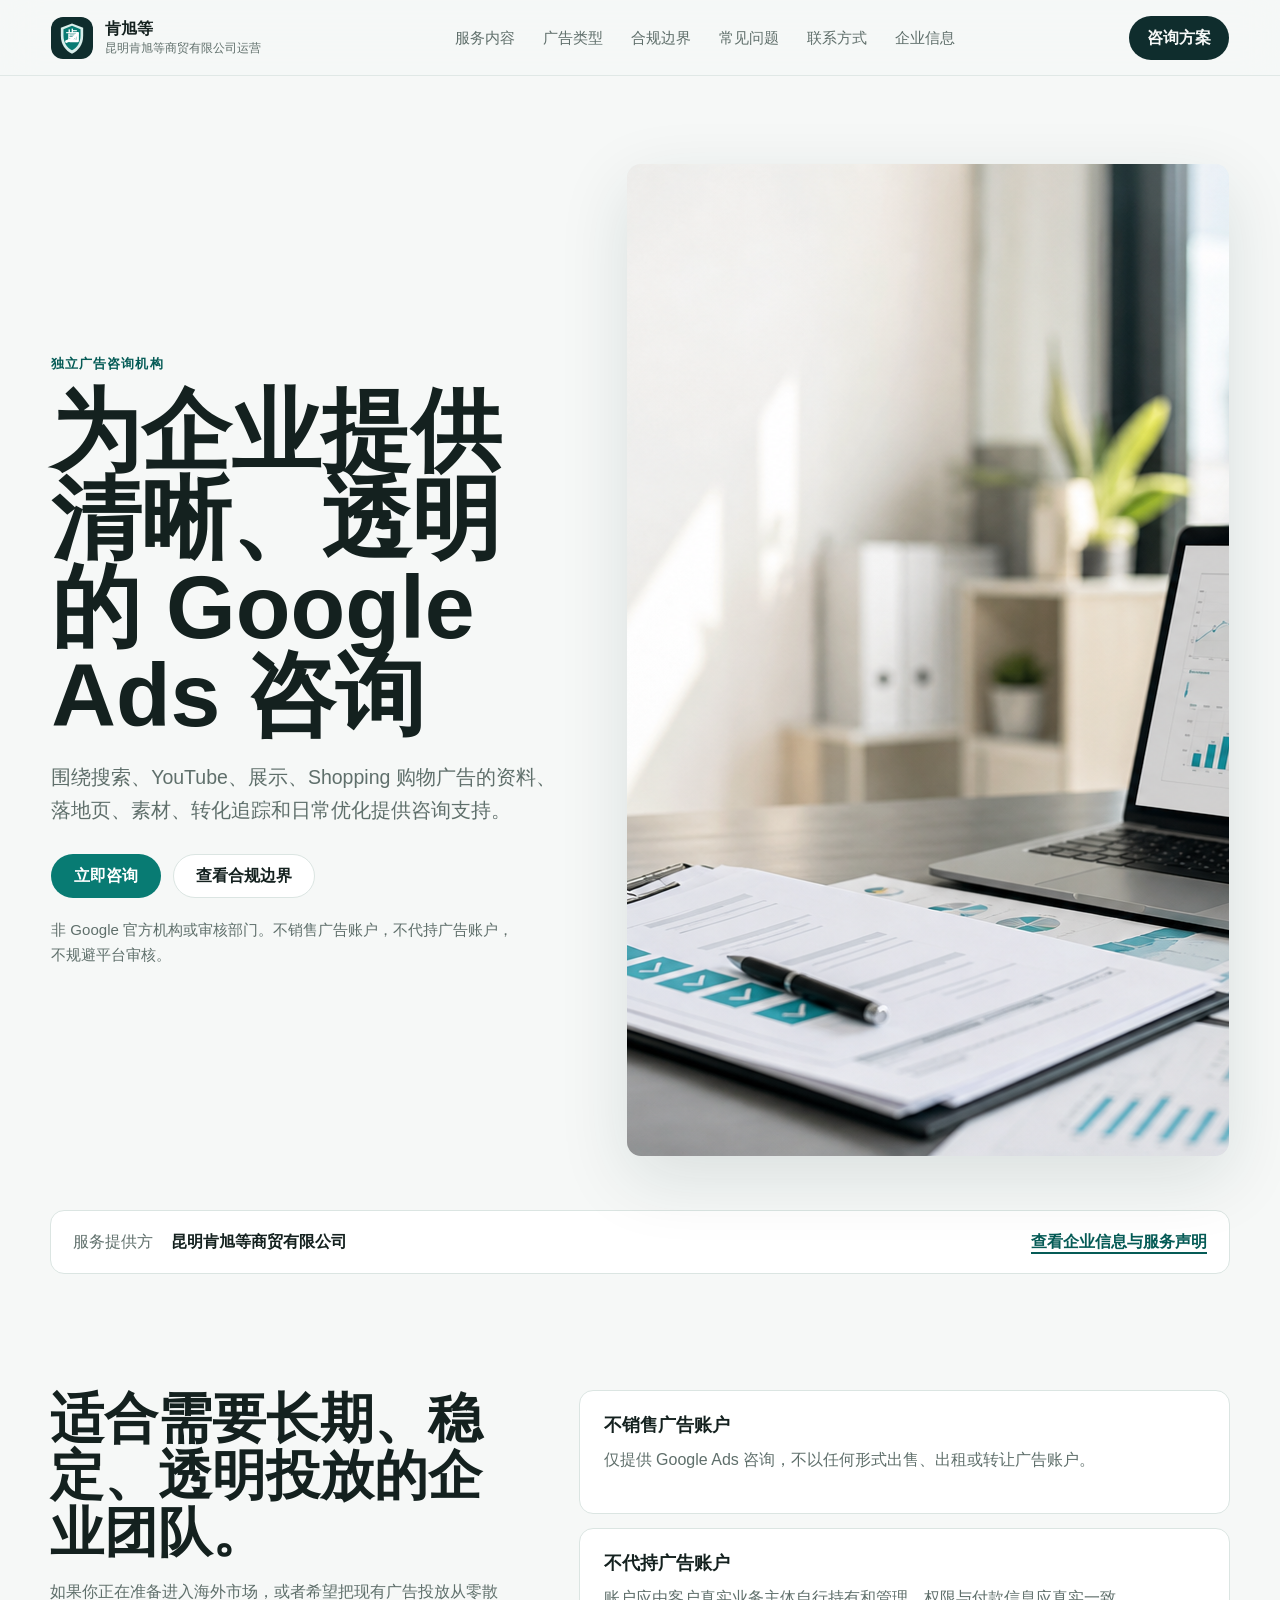
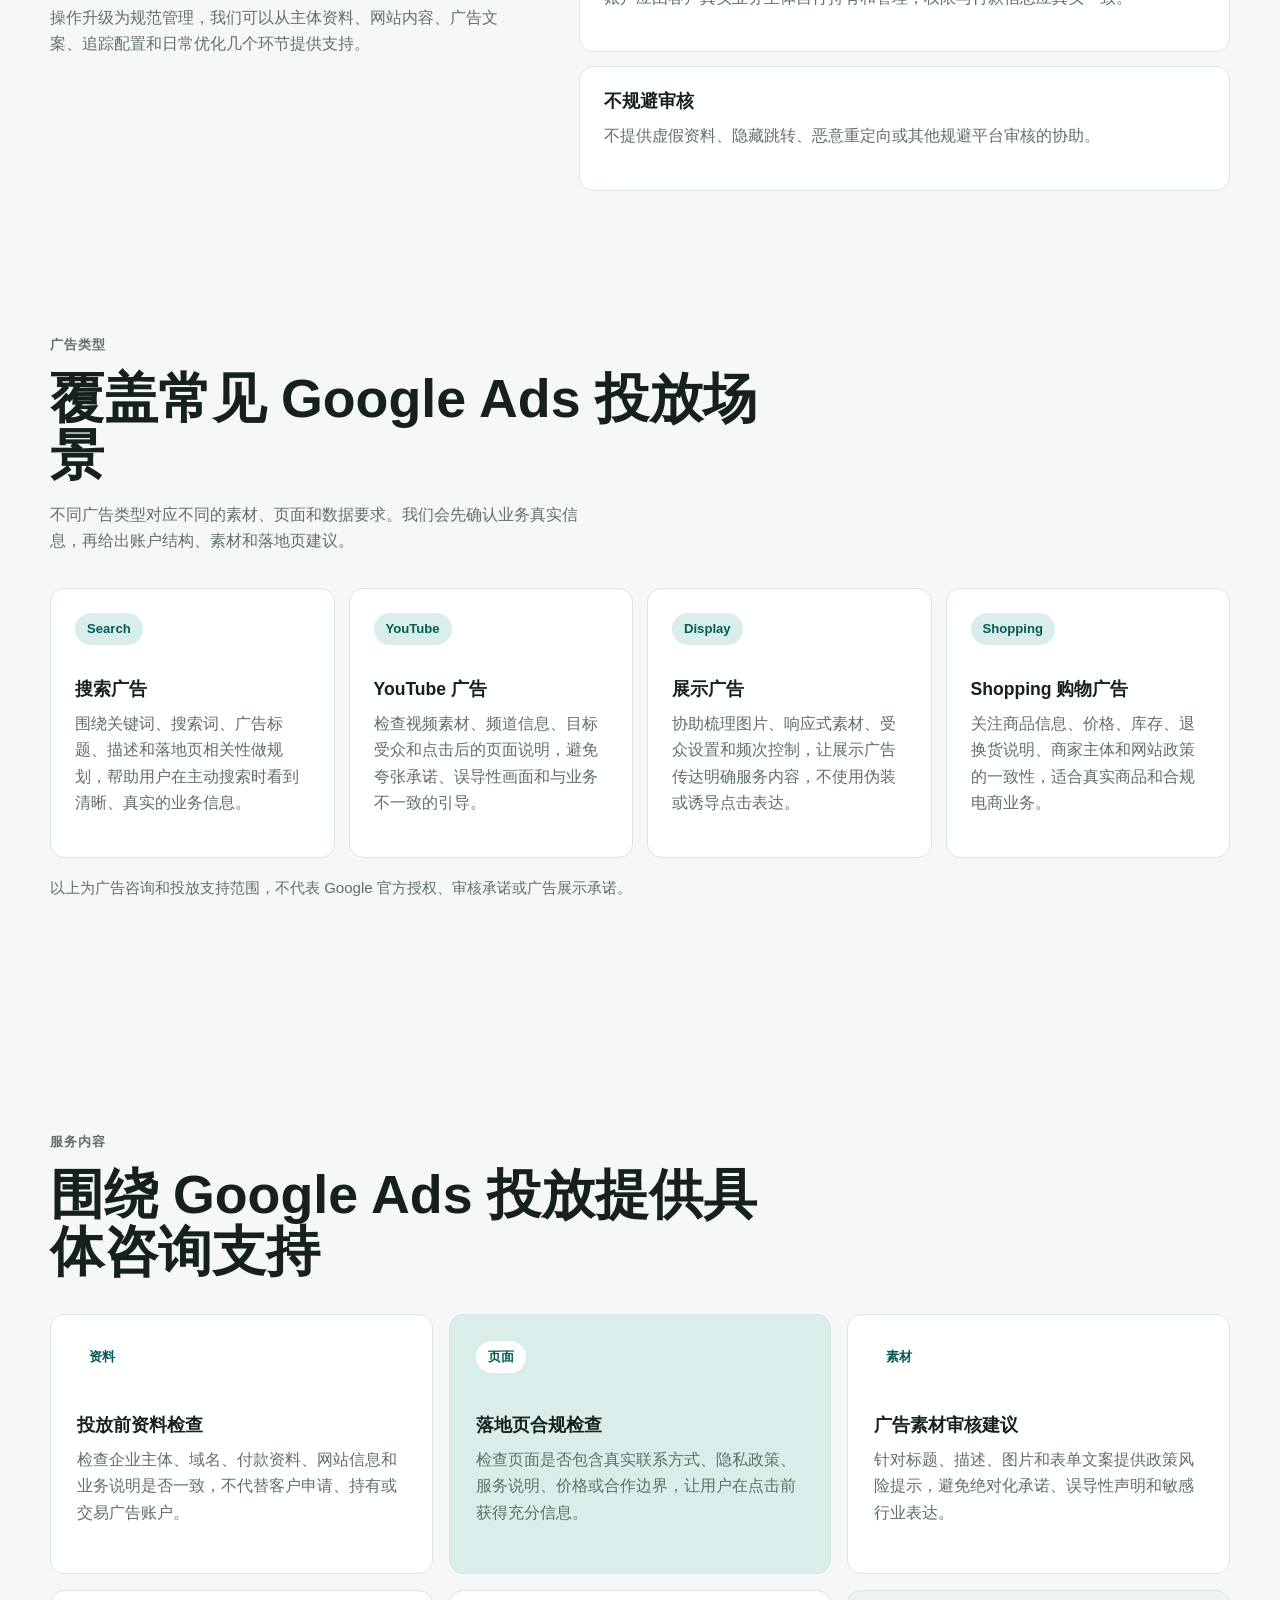
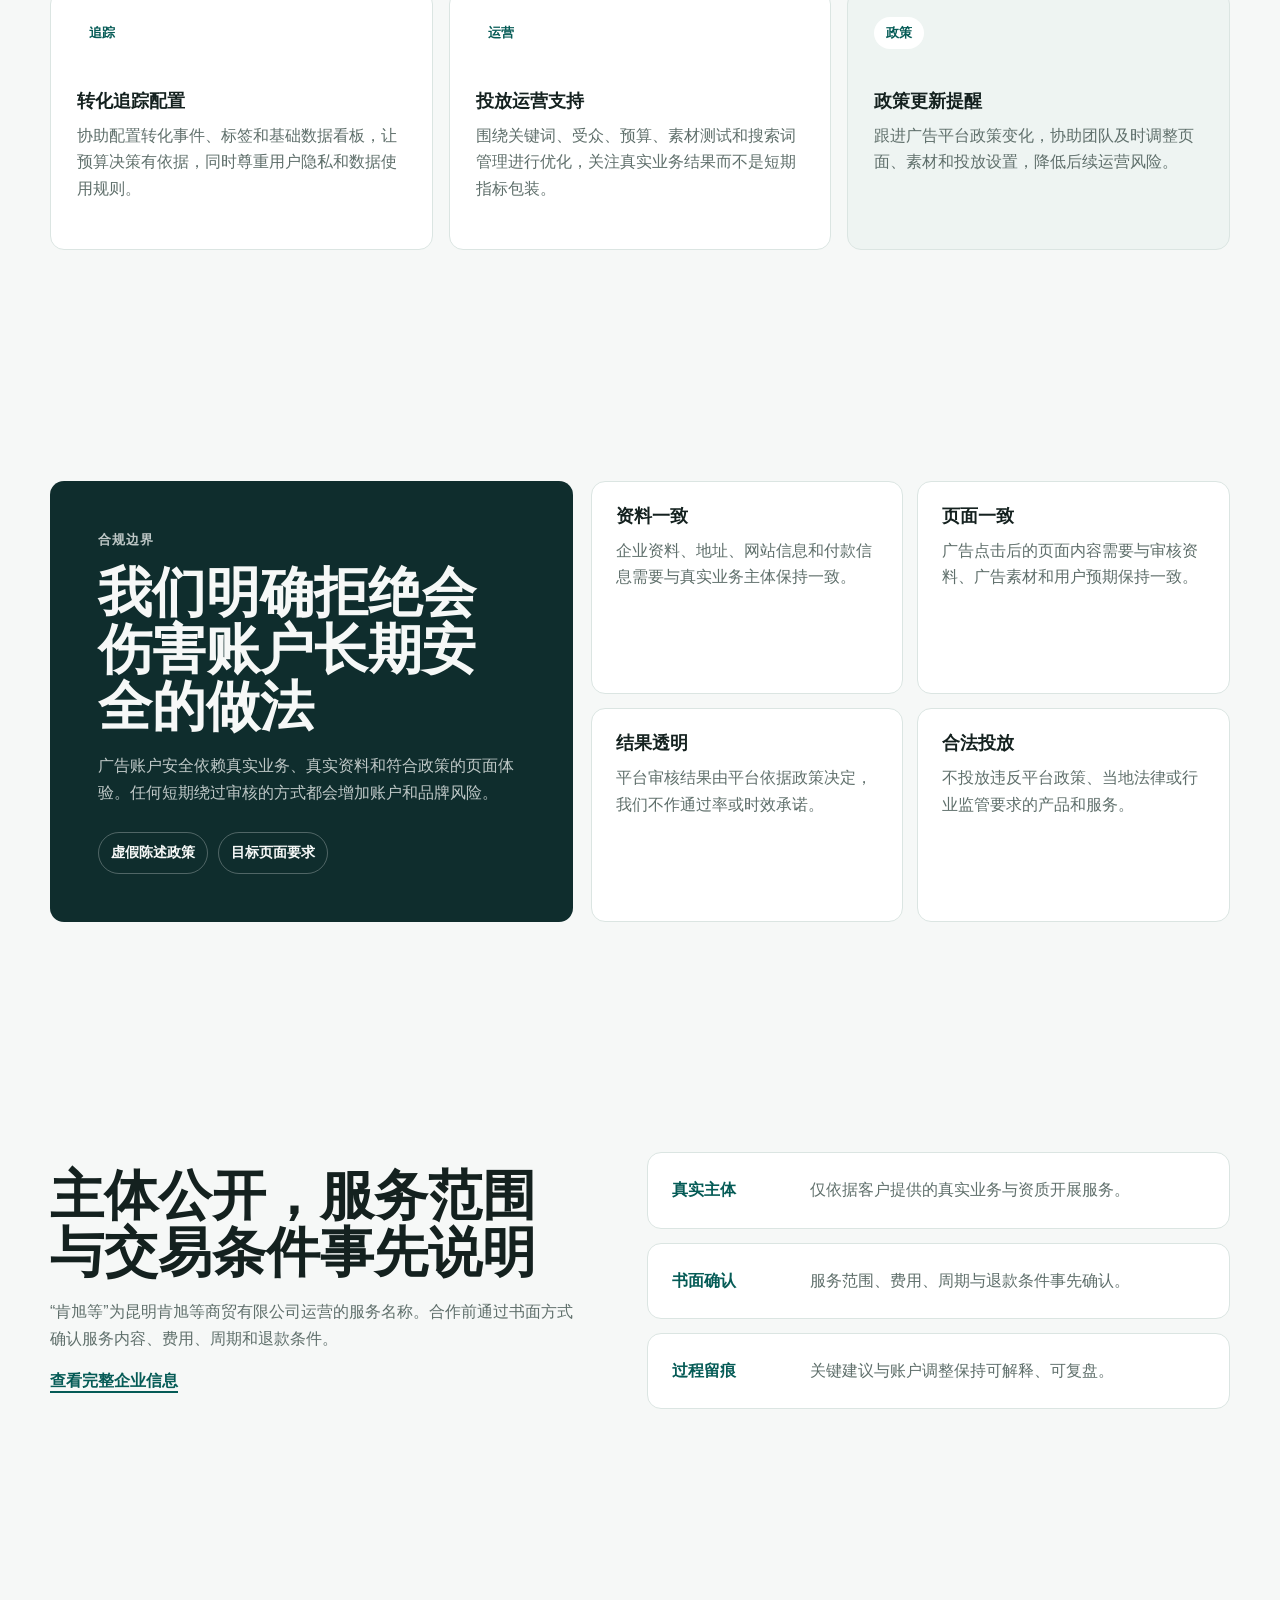
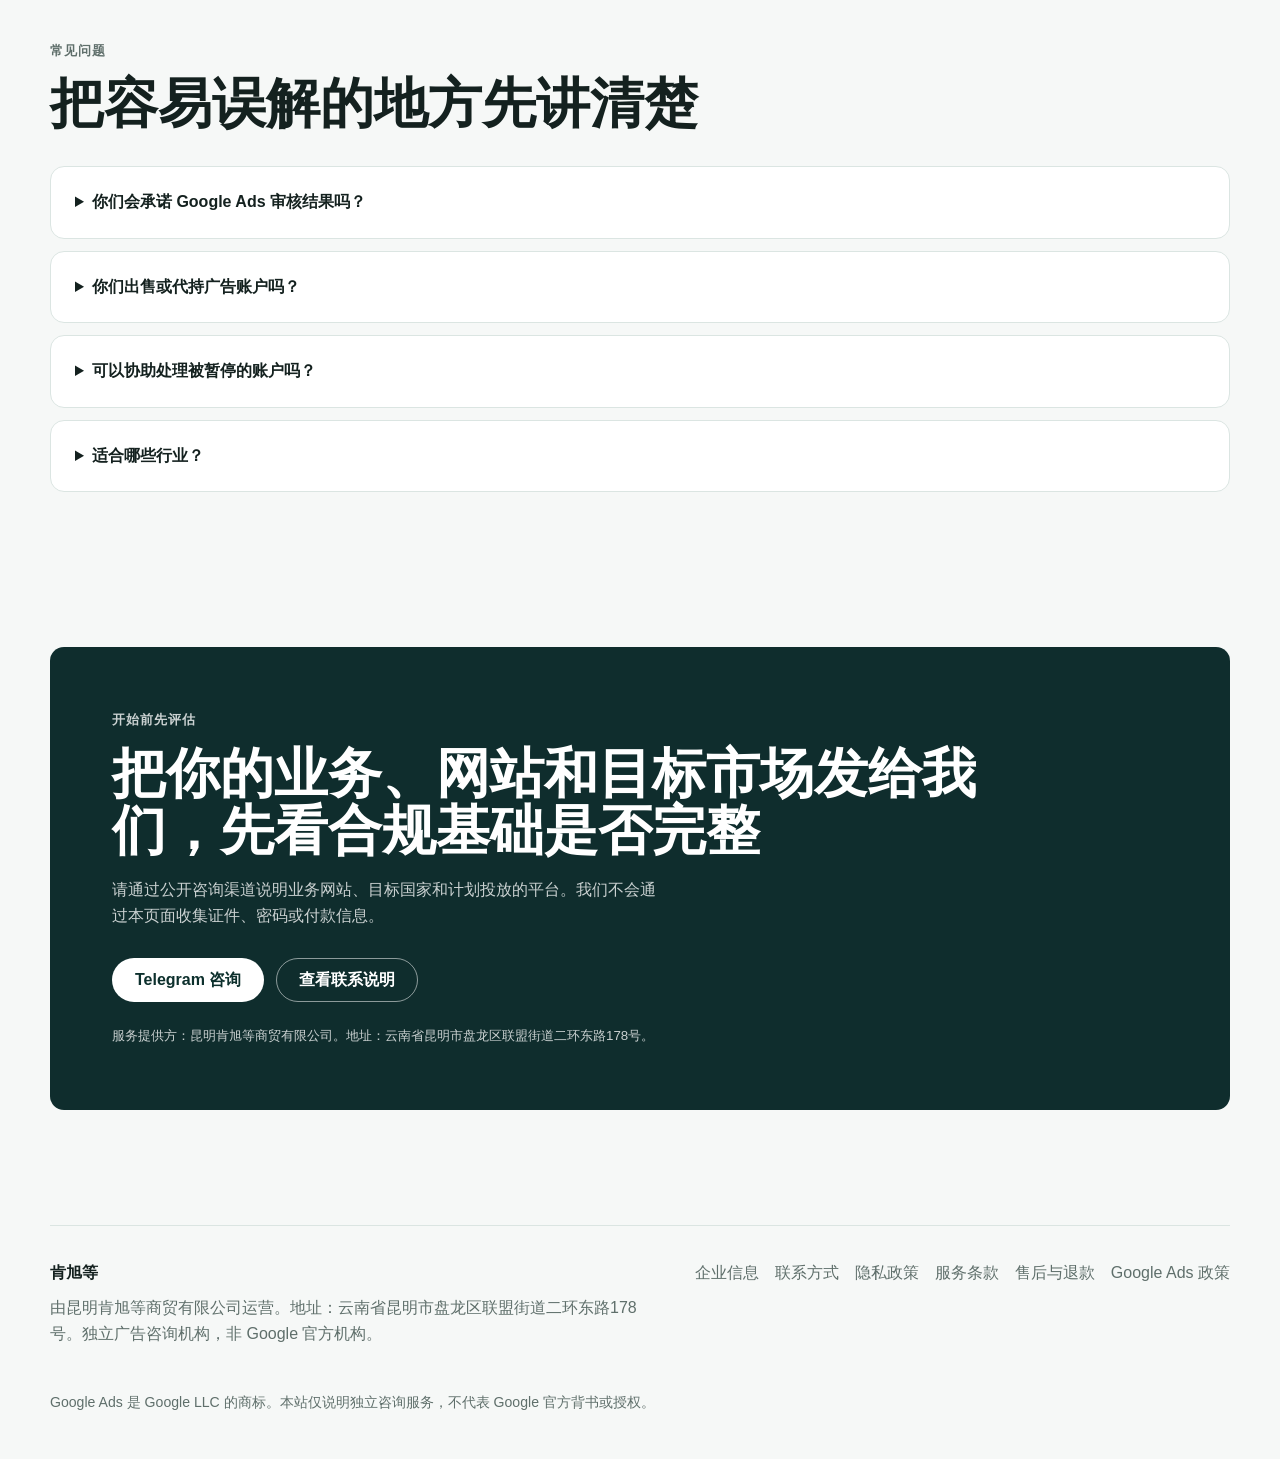
<file: index.html>
<!doctype html>
<html lang="zh-CN">
<head>
  <meta charset="utf-8">
  <meta name="viewport" content="width=device-width, initial-scale=1">
  <title>肯旭等 | Google Ads 合规咨询与投放支持</title>
  <meta name="description" content="肯旭等由昆明肯旭等商贸有限公司运营，提供 Google Ads 搜索广告、YouTube 广告、展示广告、Shopping 购物广告的合规咨询、落地页检查和投放优化支持。不销售账户，不代持账户，不规避审核。">
  <meta name="robots" content="index,follow">
  <meta name="theme-color" content="#f6f8f7">
  <meta property="og:title" content="肯旭等 | Google Ads 合规咨询与投放支持">
  <meta property="og:description" content="独立广告咨询机构，提供搜索、YouTube、展示、Shopping 购物广告的 Google Ads 合规咨询与投放支持。">
  <meta property="og:type" content="website">
  <meta property="og:url" content="https://qichuangads.one/">
  <meta property="og:image" content="https://qichuangads.one/assets/og-image.png">
  <meta name="twitter:card" content="summary_large_image">
  <link rel="canonical" href="https://qichuangads.one/">
  <link rel="icon" href="assets/favicon.ico" sizes="any">
  <link rel="icon" href="assets/favicon.svg" type="image/svg+xml">
  <link rel="apple-touch-icon" href="assets/apple-touch-icon.png">
  <link rel="manifest" href="site.webmanifest">
  <link rel="stylesheet" href="styles.css">
  <script type="application/ld+json">
  {
    "@context": "https://schema.org",
    "@type": "ProfessionalService",
    "name": "肯旭等",
    "legalName": "昆明肯旭等商贸有限公司",
    "description": "独立广告咨询机构，提供 Google Ads 搜索广告、YouTube 广告、展示广告、Shopping 购物广告的合规咨询、落地页检查、广告素材建议和投放优化支持。",
    "areaServed": "CN",
    "url": "https://qichuangads.one/",
    "address": {
      "@type": "PostalAddress",
      "streetAddress": "云南省昆明市盘龙区联盟街道二环东路178号",
      "addressLocality": "昆明市",
      "addressRegion": "云南省",
      "addressCountry": "CN"
    },
    "contactPoint": {
      "@type": "ContactPoint",
      "contactType": "customer service",
      "url": "https://t.me/kenxudeng",
      "availableLanguage": ["zh-CN"]
    }
  }
  </script>
  <!-- Google tag (gtag.js) -->
<script async src="https://www.googletagmanager.com/gtag/js?id=AW-18314589033"></script>
<script>
  window.dataLayer = window.dataLayer || [];
  function gtag(){dataLayer.push(arguments);}
  gtag('js', new Date());

  gtag('config', 'AW-18314589033');
</script>
</head>
<body>
  <a class="skip-link" href="#main">跳到主要内容</a>
  <header class="site-header" aria-label="网站页眉">
    <a class="brand" href="index.html" aria-label="肯旭等首页">
      <img class="brand-logo" src="assets/logo-mark.svg" width="42" height="42" alt="">
      <span>
        <strong>肯旭等</strong>
        <small>昆明肯旭等商贸有限公司运营</small>
      </span>
    </a>
    <nav class="main-nav" aria-label="主导航">
      <a href="#services">服务内容</a>
      <a href="#ad-types">广告类型</a>
      <a href="#compliance">合规边界</a>
      <a href="#faq">常见问题</a>
      <a href="contact.html">联系方式</a>
      <a href="company.html">企业信息</a>
    </nav>
    <a class="nav-cta" href="https://t.me/kenxudeng" target="_blank" rel="noopener">咨询方案</a>
  </header>

  <main id="main">
    <section class="hero" aria-label="Google Ads 合规咨询">
      <div class="hero-copy reveal">
        <p class="eyebrow">独立广告咨询机构</p>
        <h1>为企业提供清晰、透明的 Google Ads 咨询</h1>
        <p class="lead">围绕搜索、YouTube、展示、Shopping 购物广告的资料、落地页、素材、转化追踪和日常优化提供咨询支持。</p>
        <div class="action-row">
          <a class="button button-primary" href="https://t.me/kenxudeng" target="_blank" rel="noopener">立即咨询</a>
          <a class="button button-secondary" href="#compliance">查看合规边界</a>
        </div>
        <p class="notice">非 Google 官方机构或审核部门。不销售广告账户，不代持广告账户，不规避平台审核。</p>
      </div>
      <figure class="hero-visual reveal reveal-delay-1">
        <img src="assets/hero-compliance-desk.png" width="1586" height="992" alt="展示广告数据和合规检查表的办公桌">
      </figure>
    </section>

    <section class="identity-band" aria-label="服务主体">
      <span>服务提供方</span>
      <strong>昆明肯旭等商贸有限公司</strong>
      <a href="company.html">查看企业信息与服务声明</a>
    </section>

    <section class="section intro">
      <div class="intro-text reveal">
        <h2>适合需要长期、稳定、透明投放的企业团队。</h2>
        <p>如果你正在准备进入海外市场，或者希望把现有广告投放从零散操作升级为规范管理，我们可以从主体资料、网站内容、广告文案、追踪配置和日常优化几个环节提供支持。</p>
      </div>
      <div class="principle-grid" aria-label="核心原则">
        <article class="principle reveal">
          <h3>不销售广告账户</h3>
          <p>仅提供 Google Ads 咨询，不以任何形式出售、出租或转让广告账户。</p>
        </article>
        <article class="principle reveal reveal-delay-1">
          <h3>不代持广告账户</h3>
          <p>账户应由客户真实业务主体自行持有和管理，权限与付款信息应真实一致。</p>
        </article>
        <article class="principle reveal reveal-delay-2">
          <h3>不规避审核</h3>
          <p>不提供虚假资料、隐藏跳转、恶意重定向或其他规避平台审核的协助。</p>
        </article>
      </div>
    </section>

    <section class="section ad-types" id="ad-types">
      <div class="section-heading reveal">
        <p class="eyebrow">广告类型</p>
        <h2>覆盖常见 Google Ads 投放场景</h2>
        <p>不同广告类型对应不同的素材、页面和数据要求。我们会先确认业务真实信息，再给出账户结构、素材和落地页建议。</p>
      </div>
      <div class="ad-type-grid">
        <article class="ad-type-card reveal">
          <span class="ad-type-label">Search</span>
          <h3>搜索广告</h3>
          <p>围绕关键词、搜索词、广告标题、描述和落地页相关性做规划，帮助用户在主动搜索时看到清晰、真实的业务信息。</p>
        </article>
        <article class="ad-type-card reveal reveal-delay-1">
          <span class="ad-type-label">YouTube</span>
          <h3>YouTube 广告</h3>
          <p>检查视频素材、频道信息、目标受众和点击后的页面说明，避免夸张承诺、误导性画面和与业务不一致的引导。</p>
        </article>
        <article class="ad-type-card reveal reveal-delay-2">
          <span class="ad-type-label">Display</span>
          <h3>展示广告</h3>
          <p>协助梳理图片、响应式素材、受众设置和频次控制，让展示广告传达明确服务内容，不使用伪装或诱导点击表达。</p>
        </article>
        <article class="ad-type-card reveal reveal-delay-3">
          <span class="ad-type-label">Shopping</span>
          <h3>Shopping 购物广告</h3>
          <p>关注商品信息、价格、库存、退换货说明、商家主体和网站政策的一致性，适合真实商品和合规电商业务。</p>
        </article>
      </div>
      <p class="ad-type-note reveal">以上为广告咨询和投放支持范围，不代表 Google 官方授权、审核承诺或广告展示承诺。</p>
    </section>

    <section class="section services" id="services">
      <div class="section-heading reveal">
        <p class="eyebrow">服务内容</p>
        <h2>围绕 Google Ads 投放提供具体咨询支持</h2>
      </div>
      <div class="service-grid">
        <article class="service-card reveal">
          <span class="service-index">资料</span>
          <h3>投放前资料检查</h3>
          <p>检查企业主体、域名、付款资料、网站信息和业务说明是否一致，不代替客户申请、持有或交易广告账户。</p>
        </article>
        <article class="service-card service-accent reveal reveal-delay-1">
          <span class="service-index">页面</span>
          <h3>落地页合规检查</h3>
          <p>检查页面是否包含真实联系方式、隐私政策、服务说明、价格或合作边界，让用户在点击前获得充分信息。</p>
        </article>
        <article class="service-card reveal reveal-delay-2">
          <span class="service-index">素材</span>
          <h3>广告素材审核建议</h3>
          <p>针对标题、描述、图片和表单文案提供政策风险提示，避免绝对化承诺、误导性声明和敏感行业表达。</p>
        </article>
        <article class="service-card reveal">
          <span class="service-index">追踪</span>
          <h3>转化追踪配置</h3>
          <p>协助配置转化事件、标签和基础数据看板，让预算决策有依据，同时尊重用户隐私和数据使用规则。</p>
        </article>
        <article class="service-card reveal reveal-delay-1">
          <span class="service-index">运营</span>
          <h3>投放运营支持</h3>
          <p>围绕关键词、受众、预算、素材测试和搜索词管理进行优化，关注真实业务结果而不是短期指标包装。</p>
        </article>
        <article class="service-card service-muted reveal reveal-delay-2">
          <span class="service-index">政策</span>
          <h3>政策更新提醒</h3>
          <p>跟进广告平台政策变化，协助团队及时调整页面、素材和投放设置，降低后续运营风险。</p>
        </article>
      </div>
    </section>

    <section class="split-section" id="compliance">
      <div class="policy-panel reveal">
        <p class="eyebrow">合规边界</p>
        <h2>我们明确拒绝会伤害账户长期安全的做法</h2>
        <p>广告账户安全依赖真实业务、真实资料和符合政策的页面体验。任何短期绕过审核的方式都会增加账户和品牌风险。</p>
        <div class="policy-links" aria-label="官方政策参考">
          <a href="https://support.google.com/adspolicy/answer/6020955?hl=zh-Hans" target="_blank" rel="noopener">虚假陈述政策</a>
          <a href="https://support.google.com/adspolicy/answer/6368661?hl=zh-Hans" target="_blank" rel="noopener">目标页面要求</a>
        </div>
      </div>
      <div class="boundary-list reveal reveal-delay-1">
        <article>
          <h3>资料一致</h3>
          <p>企业资料、地址、网站信息和付款信息需要与真实业务主体保持一致。</p>
        </article>
        <article>
          <h3>页面一致</h3>
          <p>广告点击后的页面内容需要与审核资料、广告素材和用户预期保持一致。</p>
        </article>
        <article>
          <h3>结果透明</h3>
          <p>平台审核结果由平台依据政策决定，我们不作通过率或时效承诺。</p>
        </article>
        <article>
          <h3>合法投放</h3>
          <p>不投放违反平台政策、当地法律或行业监管要求的产品和服务。</p>
        </article>
      </div>
    </section>

    <section class="section assurance" aria-label="透明交付">
      <div class="assurance-copy reveal">
        <h2>主体公开，服务范围与交易条件事先说明</h2>
        <p>“肯旭等”为昆明肯旭等商贸有限公司运营的服务名称。合作前通过书面方式确认服务内容、费用、周期和退款条件。</p>
        <a class="text-link" href="company.html">查看完整企业信息</a>
      </div>
      <div class="assurance-grid">
        <article class="assurance-card reveal">
          <strong>真实主体</strong>
          <span>仅依据客户提供的真实业务与资质开展服务。</span>
        </article>
        <article class="assurance-card reveal reveal-delay-1">
          <strong>书面确认</strong>
          <span>服务范围、费用、周期与退款条件事先确认。</span>
        </article>
        <article class="assurance-card reveal reveal-delay-2">
          <strong>过程留痕</strong>
          <span>关键建议与账户调整保持可解释、可复盘。</span>
        </article>
      </div>
    </section>

    <section class="section faq" id="faq">
      <div class="section-heading reveal">
        <p class="eyebrow">常见问题</p>
        <h2>把容易误解的地方先讲清楚</h2>
      </div>
      <div class="faq-list">
        <details class="reveal">
          <summary>你们会承诺 Google Ads 审核结果吗？</summary>
          <p>不会。平台审核由广告平台依据其政策决定。我们能做的是协助你使用真实资料、完整页面和合规素材来降低可避免的风险。</p>
        </details>
        <details class="reveal reveal-delay-1">
          <summary>你们出售或代持广告账户吗？</summary>
          <p>不销售、不出租、不代持广告账户。我们只为客户真实业务提供 Google Ads 咨询和投放建议。</p>
        </details>
        <details class="reveal reveal-delay-2">
          <summary>可以协助处理被暂停的账户吗？</summary>
          <p>可以协助整理申诉材料、复盘可能原因，并给出整改建议。后续调整仍需要符合平台政策和真实业务情况。</p>
        </details>
        <details class="reveal reveal-delay-3">
          <summary>适合哪些行业？</summary>
          <p>适合法律允许且广告平台允许投放的 B2B 服务、跨境电商、软件工具、教育咨询、本地服务等业务。金融、医疗、成人、博彩等受限行业需要先评估资质和政策要求。</p>
        </details>
      </div>
    </section>

    <section class="contact-section" id="contact">
      <div class="contact-card reveal">
        <p class="eyebrow">开始前先评估</p>
        <h2>把你的业务、网站和目标市场发给我们，先看合规基础是否完整</h2>
        <p>请通过公开咨询渠道说明业务网站、目标国家和计划投放的平台。我们不会通过本页面收集证件、密码或付款信息。</p>
        <div class="action-row">
          <a class="button button-light" href="https://t.me/kenxudeng" target="_blank" rel="noopener">Telegram 咨询</a>
          <a class="button button-ghost" href="contact.html">查看联系说明</a>
        </div>
        <small>服务提供方：昆明肯旭等商贸有限公司。地址：云南省昆明市盘龙区联盟街道二环东路178号。</small>
      </div>
    </section>
  </main>

  <footer class="site-footer">
    <div class="footer-brand">
      <strong>肯旭等</strong>
      <p>由昆明肯旭等商贸有限公司运营。地址：云南省昆明市盘龙区联盟街道二环东路178号。独立广告咨询机构，非 Google 官方机构。</p>
    </div>
    <nav aria-label="页脚导航">
      <a href="company.html">企业信息</a>
      <a href="contact.html">联系方式</a>
      <a href="privacy.html">隐私政策</a>
      <a href="terms.html">服务条款</a>
      <a href="refund.html">售后与退款</a>
      <a href="https://support.google.com/adspolicy/answer/6020955?hl=zh-Hans" target="_blank" rel="noopener">Google Ads 政策</a>
    </nav>
    <p class="footer-note">Google Ads 是 Google LLC 的商标。本站仅说明独立咨询服务，不代表 Google 官方背书或授权。</p>
  </footer>
  <script src="script.js"></script>
</body>
</html>
</file>
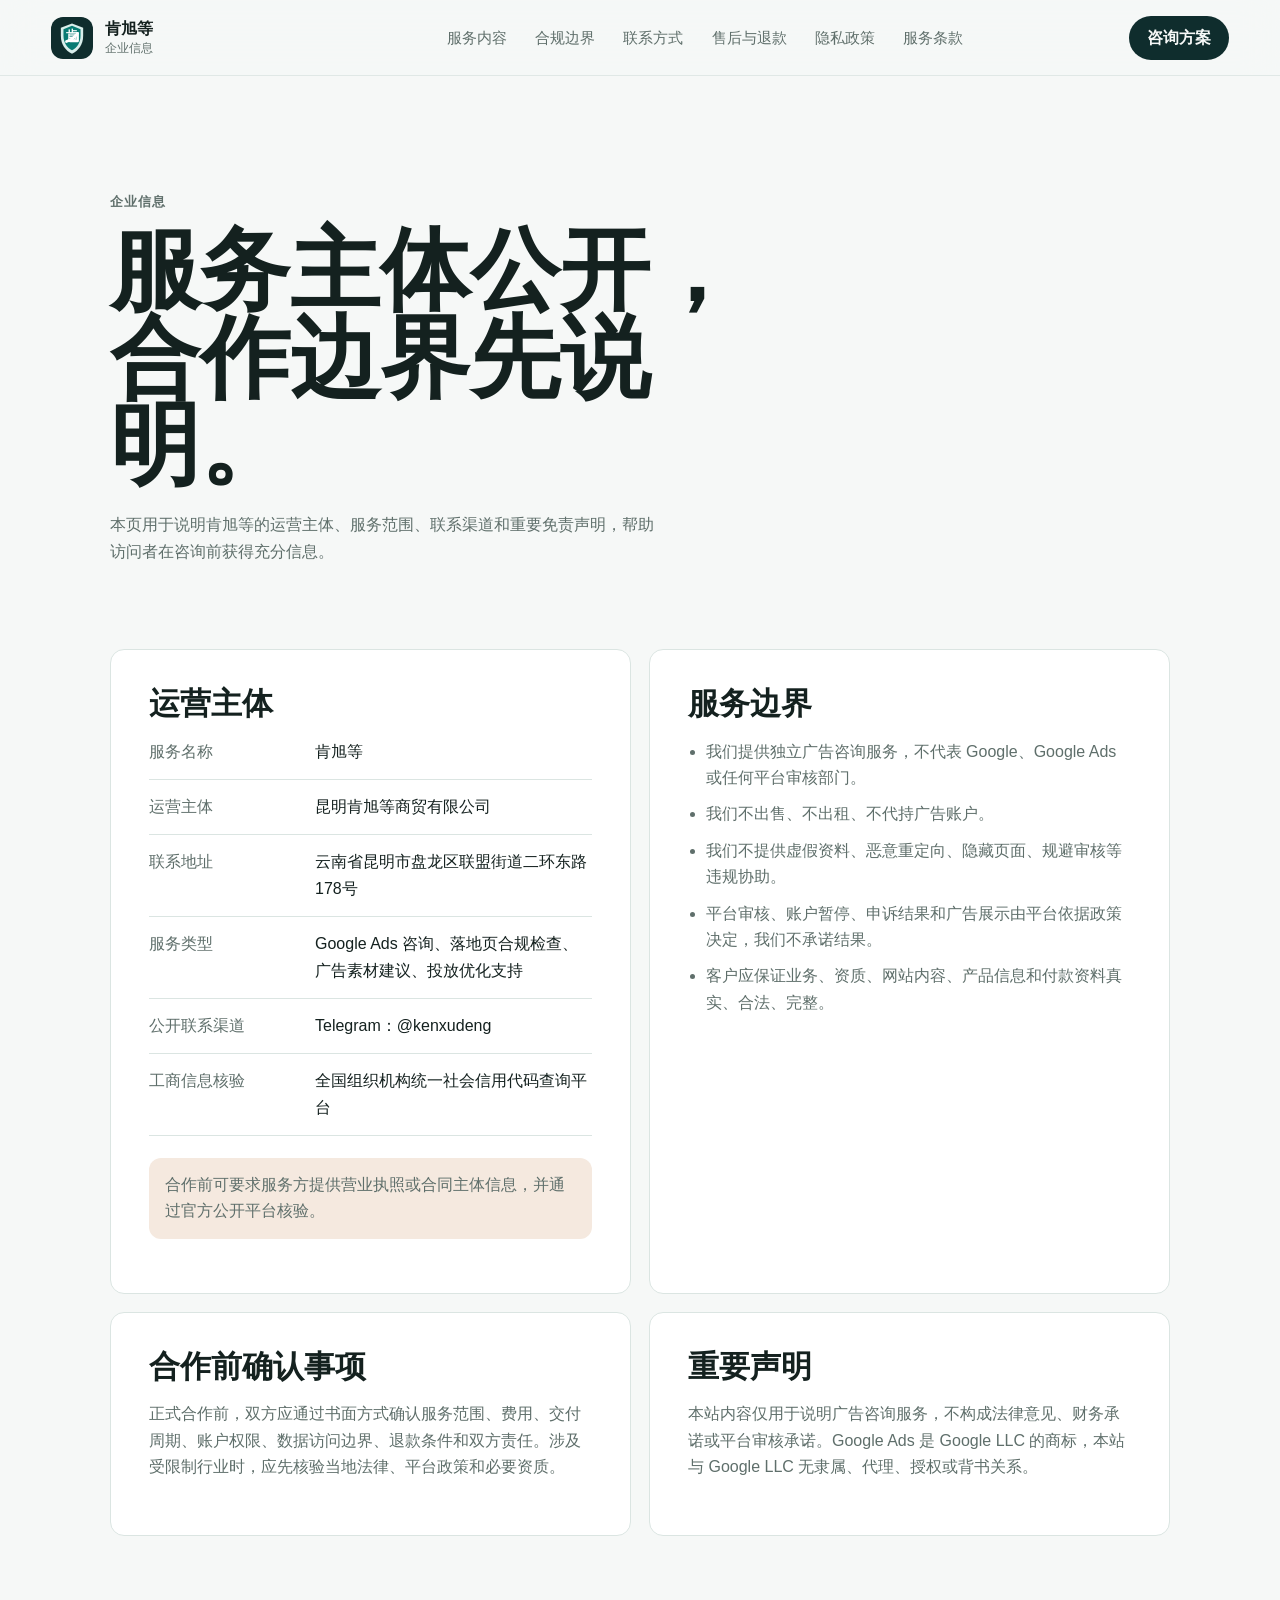
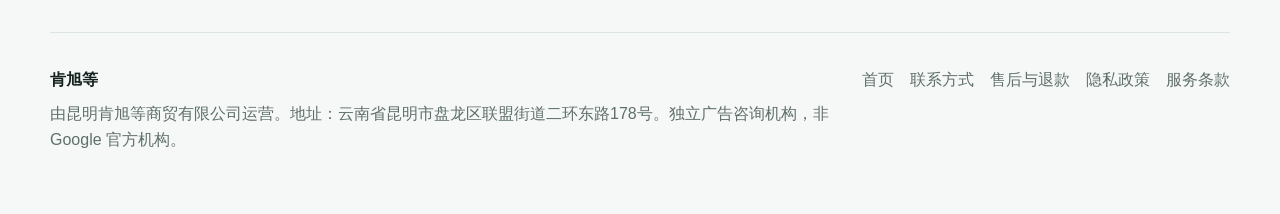
<file: company.html>
<!doctype html>
<html lang="zh-CN">
<head>
  <meta charset="utf-8">
  <meta name="viewport" content="width=device-width, initial-scale=1">
  <title>企业信息 | 肯旭等</title>
  <meta name="description" content="肯旭等由昆明肯旭等商贸有限公司运营，提供独立 Google Ads 咨询服务。查看服务主体、服务边界和联系渠道。">
  <meta name="robots" content="index,follow">
  <meta property="og:title" content="企业信息 | 肯旭等">
  <meta property="og:description" content="查看肯旭等的运营主体、服务边界和公开联系渠道。">
  <meta property="og:type" content="website">
  <meta property="og:url" content="https://qichuangads.one/company.html">
  <meta property="og:image" content="https://qichuangads.one/assets/og-image.png">
  <meta name="twitter:card" content="summary_large_image">
  <link rel="canonical" href="https://qichuangads.one/company.html">
  <link rel="icon" href="assets/favicon.ico" sizes="any">
  <link rel="icon" href="assets/favicon.svg" type="image/svg+xml">
  <link rel="apple-touch-icon" href="assets/apple-touch-icon.png">
  <link rel="manifest" href="site.webmanifest">
  <link rel="stylesheet" href="styles.css">
  <!-- Google tag (gtag.js) -->
<script async src="https://www.googletagmanager.com/gtag/js?id=AW-18314589033"></script>
<script>
  window.dataLayer = window.dataLayer || [];
  function gtag(){dataLayer.push(arguments);}
  gtag('js', new Date());

  gtag('config', 'AW-18314589033');
</script>
</head>
<body>
  <a class="skip-link" href="#main">跳到主要内容</a>
  <header class="site-header">
    <a class="brand" href="index.html" aria-label="肯旭等首页">
      <img class="brand-logo" src="assets/logo-mark.svg" width="42" height="42" alt="">
      <span><strong>肯旭等</strong><small>企业信息</small></span>
    </a>
    <nav class="main-nav" aria-label="主导航">
      <a href="index.html#services">服务内容</a>
      <a href="index.html#compliance">合规边界</a>
      <a href="contact.html">联系方式</a>
      <a href="refund.html">售后与退款</a>
      <a href="privacy.html">隐私政策</a>
      <a href="terms.html">服务条款</a>
    </nav>
    <a class="nav-cta" href="https://t.me/kenxudeng" target="_blank" rel="noopener">咨询方案</a>
  </header>

  <main id="main" class="page-main">
    <section class="page-hero reveal">
      <p class="eyebrow">企业信息</p>
      <h1>服务主体公开，合作边界先说明。</h1>
      <p>本页用于说明肯旭等的运营主体、服务范围、联系渠道和重要免责声明，帮助访问者在咨询前获得充分信息。</p>
    </section>

    <section class="legal-layout">
      <article class="legal-card reveal">
        <h2>运营主体</h2>
        <dl class="info-list">
          <div><dt>服务名称</dt><dd>肯旭等</dd></div>
          <div><dt>运营主体</dt><dd>昆明肯旭等商贸有限公司</dd></div>
          <div><dt>联系地址</dt><dd>云南省昆明市盘龙区联盟街道二环东路178号</dd></div>
          <div><dt>服务类型</dt><dd>Google Ads 咨询、落地页合规检查、广告素材建议、投放优化支持</dd></div>
          <div><dt>公开联系渠道</dt><dd><a href="https://t.me/kenxudeng" target="_blank" rel="noopener">Telegram：@kenxudeng</a></dd></div>
          <div><dt>工商信息核验</dt><dd><a href="https://www.cods.org.cn/gscx/" target="_blank" rel="noopener">全国组织机构统一社会信用代码查询平台</a></dd></div>
        </dl>
        <p class="small-note">合作前可要求服务方提供营业执照或合同主体信息，并通过官方公开平台核验。</p>
      </article>

      <article class="legal-card reveal reveal-delay-1">
        <h2>服务边界</h2>
        <ul class="plain-list">
          <li>我们提供独立广告咨询服务，不代表 Google、Google Ads 或任何平台审核部门。</li>
          <li>我们不出售、不出租、不代持广告账户。</li>
          <li>我们不提供虚假资料、恶意重定向、隐藏页面、规避审核等违规协助。</li>
          <li>平台审核、账户暂停、申诉结果和广告展示由平台依据政策决定，我们不承诺结果。</li>
          <li>客户应保证业务、资质、网站内容、产品信息和付款资料真实、合法、完整。</li>
        </ul>
      </article>

      <article class="legal-card reveal">
        <h2>合作前确认事项</h2>
        <p>正式合作前，双方应通过书面方式确认服务范围、费用、交付周期、账户权限、数据访问边界、退款条件和双方责任。涉及受限制行业时，应先核验当地法律、平台政策和必要资质。</p>
      </article>

      <article class="legal-card reveal reveal-delay-1">
        <h2>重要声明</h2>
        <p>本站内容仅用于说明广告咨询服务，不构成法律意见、财务承诺或平台审核承诺。Google Ads 是 Google LLC 的商标，本站与 Google LLC 无隶属、代理、授权或背书关系。</p>
      </article>
    </section>
  </main>

  <footer class="site-footer">
    <div class="footer-brand">
      <strong>肯旭等</strong>
      <p>由昆明肯旭等商贸有限公司运营。地址：云南省昆明市盘龙区联盟街道二环东路178号。独立广告咨询机构，非 Google 官方机构。</p>
    </div>
    <nav aria-label="页脚导航">
      <a href="index.html">首页</a>
      <a href="contact.html">联系方式</a>
      <a href="refund.html">售后与退款</a>
      <a href="privacy.html">隐私政策</a>
      <a href="terms.html">服务条款</a>
    </nav>
  </footer>
  <script src="script.js"></script>
</body>
</html>
</file>
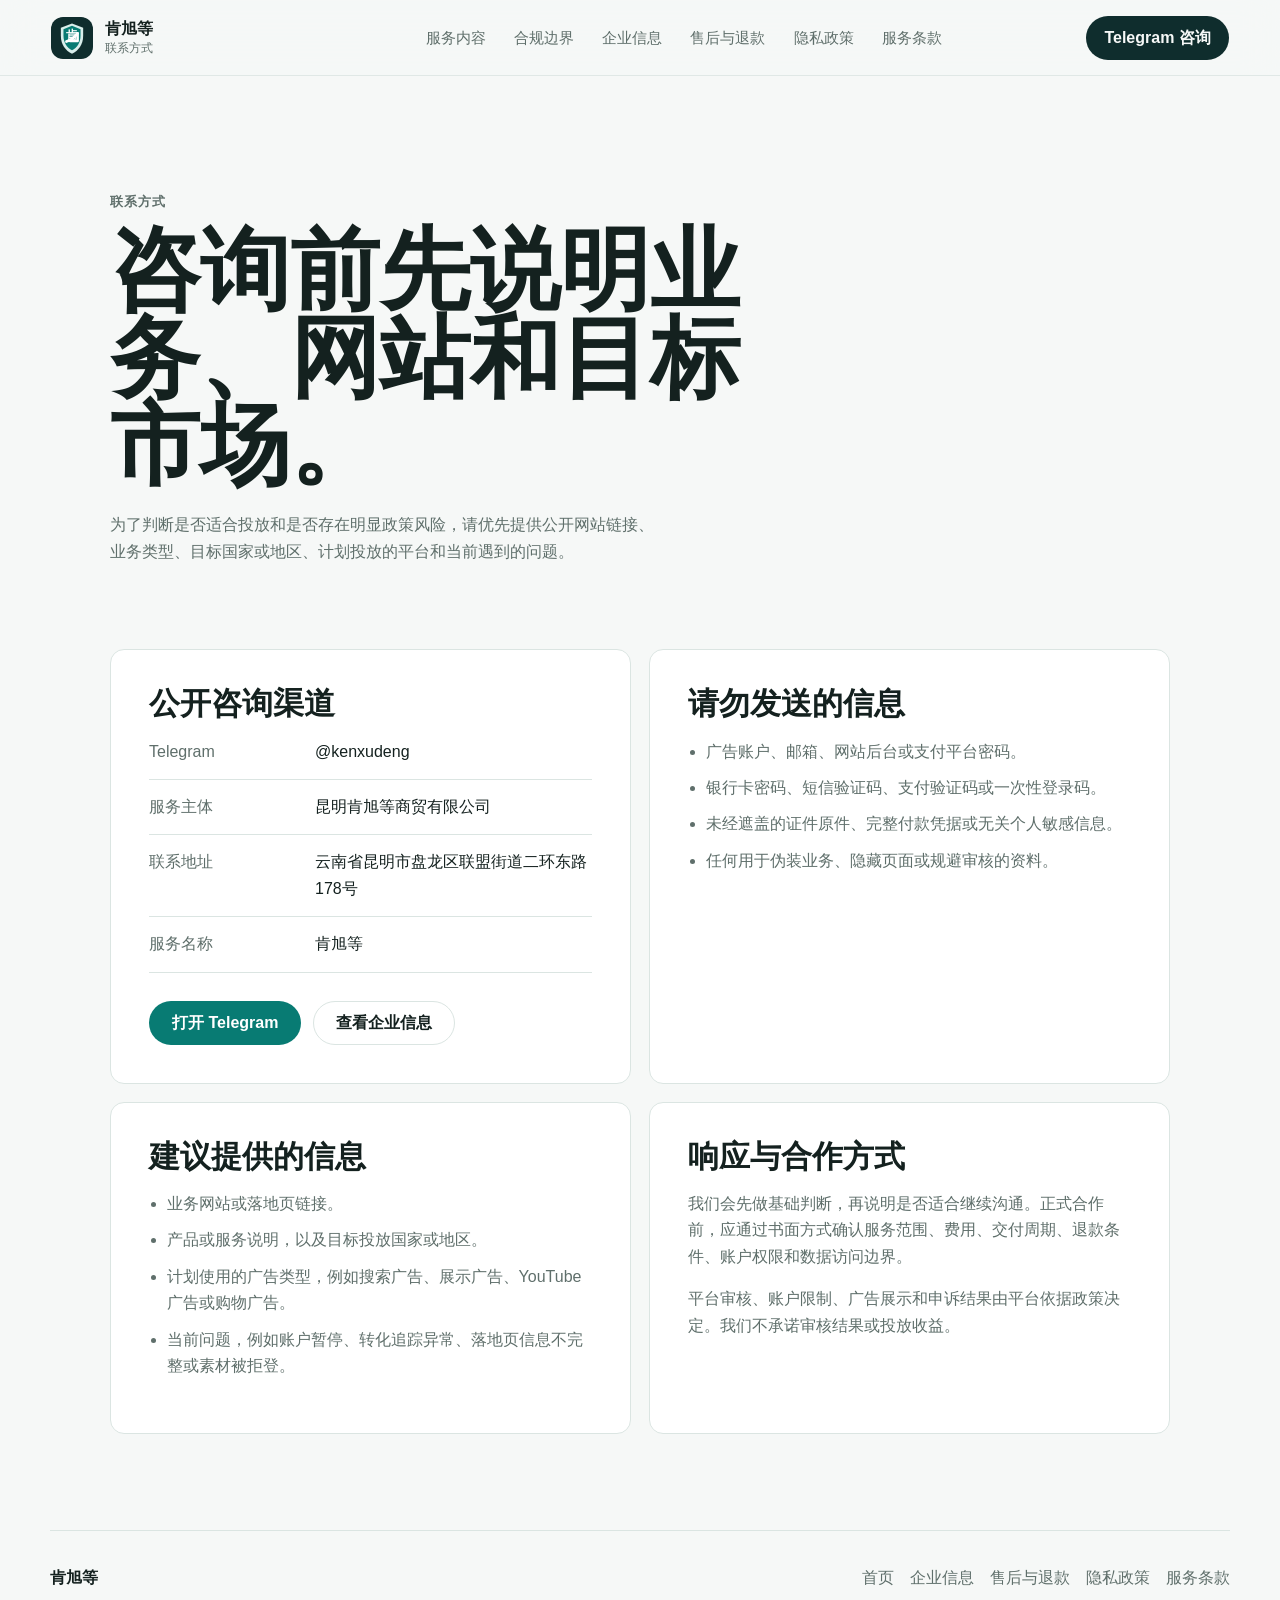
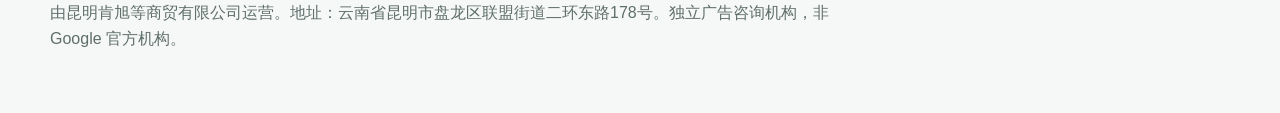
<file: contact.html>
<!doctype html>
<html lang="zh-CN">
<head>
  <meta charset="utf-8">
  <meta name="viewport" content="width=device-width, initial-scale=1">
  <title>联系方式 | 肯旭等</title>
  <meta name="description" content="联系肯旭等，了解 Google Ads 合规咨询、落地页检查、广告素材建议和投放优化支持。咨询前请勿发送密码、证件原件或付款凭据。">
  <meta name="robots" content="index,follow">
  <meta property="og:title" content="联系方式 | 肯旭等">
  <meta property="og:description" content="了解公开咨询渠道，以及咨询前建议提供和不应发送的信息。">
  <meta property="og:type" content="website">
  <meta property="og:url" content="https://qichuangads.one/contact.html">
  <meta property="og:image" content="https://qichuangads.one/assets/og-image.png">
  <meta name="twitter:card" content="summary_large_image">
  <link rel="canonical" href="https://qichuangads.one/contact.html">
  <link rel="icon" href="assets/favicon.ico" sizes="any">
  <link rel="icon" href="assets/favicon.svg" type="image/svg+xml">
  <link rel="apple-touch-icon" href="assets/apple-touch-icon.png">
  <link rel="manifest" href="site.webmanifest">
  <link rel="stylesheet" href="styles.css">
  <!-- Google tag (gtag.js) -->
<script async src="https://www.googletagmanager.com/gtag/js?id=AW-18314589033"></script>
<script>
  window.dataLayer = window.dataLayer || [];
  function gtag(){dataLayer.push(arguments);}
  gtag('js', new Date());

  gtag('config', 'AW-18314589033');
</script>
</head>
<body>
  <a class="skip-link" href="#main">跳到主要内容</a>
  <header class="site-header">
    <a class="brand" href="index.html" aria-label="肯旭等首页">
      <img class="brand-logo" src="assets/logo-mark.svg" width="42" height="42" alt="">
      <span><strong>肯旭等</strong><small>联系方式</small></span>
    </a>
    <nav class="main-nav" aria-label="主导航">
      <a href="index.html#services">服务内容</a>
      <a href="index.html#compliance">合规边界</a>
      <a href="company.html">企业信息</a>
      <a href="refund.html">售后与退款</a>
      <a href="privacy.html">隐私政策</a>
      <a href="terms.html">服务条款</a>
    </nav>
    <a class="nav-cta" href="https://t.me/kenxudeng" target="_blank" rel="noopener">Telegram 咨询</a>
  </header>

  <main id="main" class="page-main">
    <section class="page-hero reveal">
      <p class="eyebrow">联系方式</p>
      <h1>咨询前先说明业务、网站和目标市场。</h1>
      <p>为了判断是否适合投放和是否存在明显政策风险，请优先提供公开网站链接、业务类型、目标国家或地区、计划投放的平台和当前遇到的问题。</p>
    </section>

    <section class="legal-layout">
      <article class="legal-card reveal">
        <h2>公开咨询渠道</h2>
        <dl class="info-list">
          <div><dt>Telegram</dt><dd><a href="https://t.me/kenxudeng" target="_blank" rel="noopener">@kenxudeng</a></dd></div>
          <div><dt>服务主体</dt><dd>昆明肯旭等商贸有限公司</dd></div>
          <div><dt>联系地址</dt><dd>云南省昆明市盘龙区联盟街道二环东路178号</dd></div>
          <div><dt>服务名称</dt><dd>肯旭等</dd></div>
        </dl>
        <div class="action-row contact-page-actions">
          <a class="button button-primary" href="https://t.me/kenxudeng" target="_blank" rel="noopener">打开 Telegram</a>
          <a class="button button-secondary" href="company.html">查看企业信息</a>
        </div>
      </article>

      <article class="legal-card reveal reveal-delay-1">
        <h2>请勿发送的信息</h2>
        <ul class="plain-list">
          <li>广告账户、邮箱、网站后台或支付平台密码。</li>
          <li>银行卡密码、短信验证码、支付验证码或一次性登录码。</li>
          <li>未经遮盖的证件原件、完整付款凭据或无关个人敏感信息。</li>
          <li>任何用于伪装业务、隐藏页面或规避审核的资料。</li>
        </ul>
      </article>

      <article class="legal-card reveal">
        <h2>建议提供的信息</h2>
        <ul class="plain-list">
          <li>业务网站或落地页链接。</li>
          <li>产品或服务说明，以及目标投放国家或地区。</li>
          <li>计划使用的广告类型，例如搜索广告、展示广告、YouTube 广告或购物广告。</li>
          <li>当前问题，例如账户暂停、转化追踪异常、落地页信息不完整或素材被拒登。</li>
        </ul>
      </article>

      <article class="legal-card reveal reveal-delay-1">
        <h2>响应与合作方式</h2>
        <p>我们会先做基础判断，再说明是否适合继续沟通。正式合作前，应通过书面方式确认服务范围、费用、交付周期、退款条件、账户权限和数据访问边界。</p>
        <p>平台审核、账户限制、广告展示和申诉结果由平台依据政策决定。我们不承诺审核结果或投放收益。</p>
      </article>
    </section>
  </main>

  <footer class="site-footer">
    <div class="footer-brand">
      <strong>肯旭等</strong>
      <p>由昆明肯旭等商贸有限公司运营。地址：云南省昆明市盘龙区联盟街道二环东路178号。独立广告咨询机构，非 Google 官方机构。</p>
    </div>
    <nav aria-label="页脚导航">
      <a href="index.html">首页</a>
      <a href="company.html">企业信息</a>
      <a href="refund.html">售后与退款</a>
      <a href="privacy.html">隐私政策</a>
      <a href="terms.html">服务条款</a>
    </nav>
  </footer>
  <script src="script.js"></script>
</body>
</html>
</file>
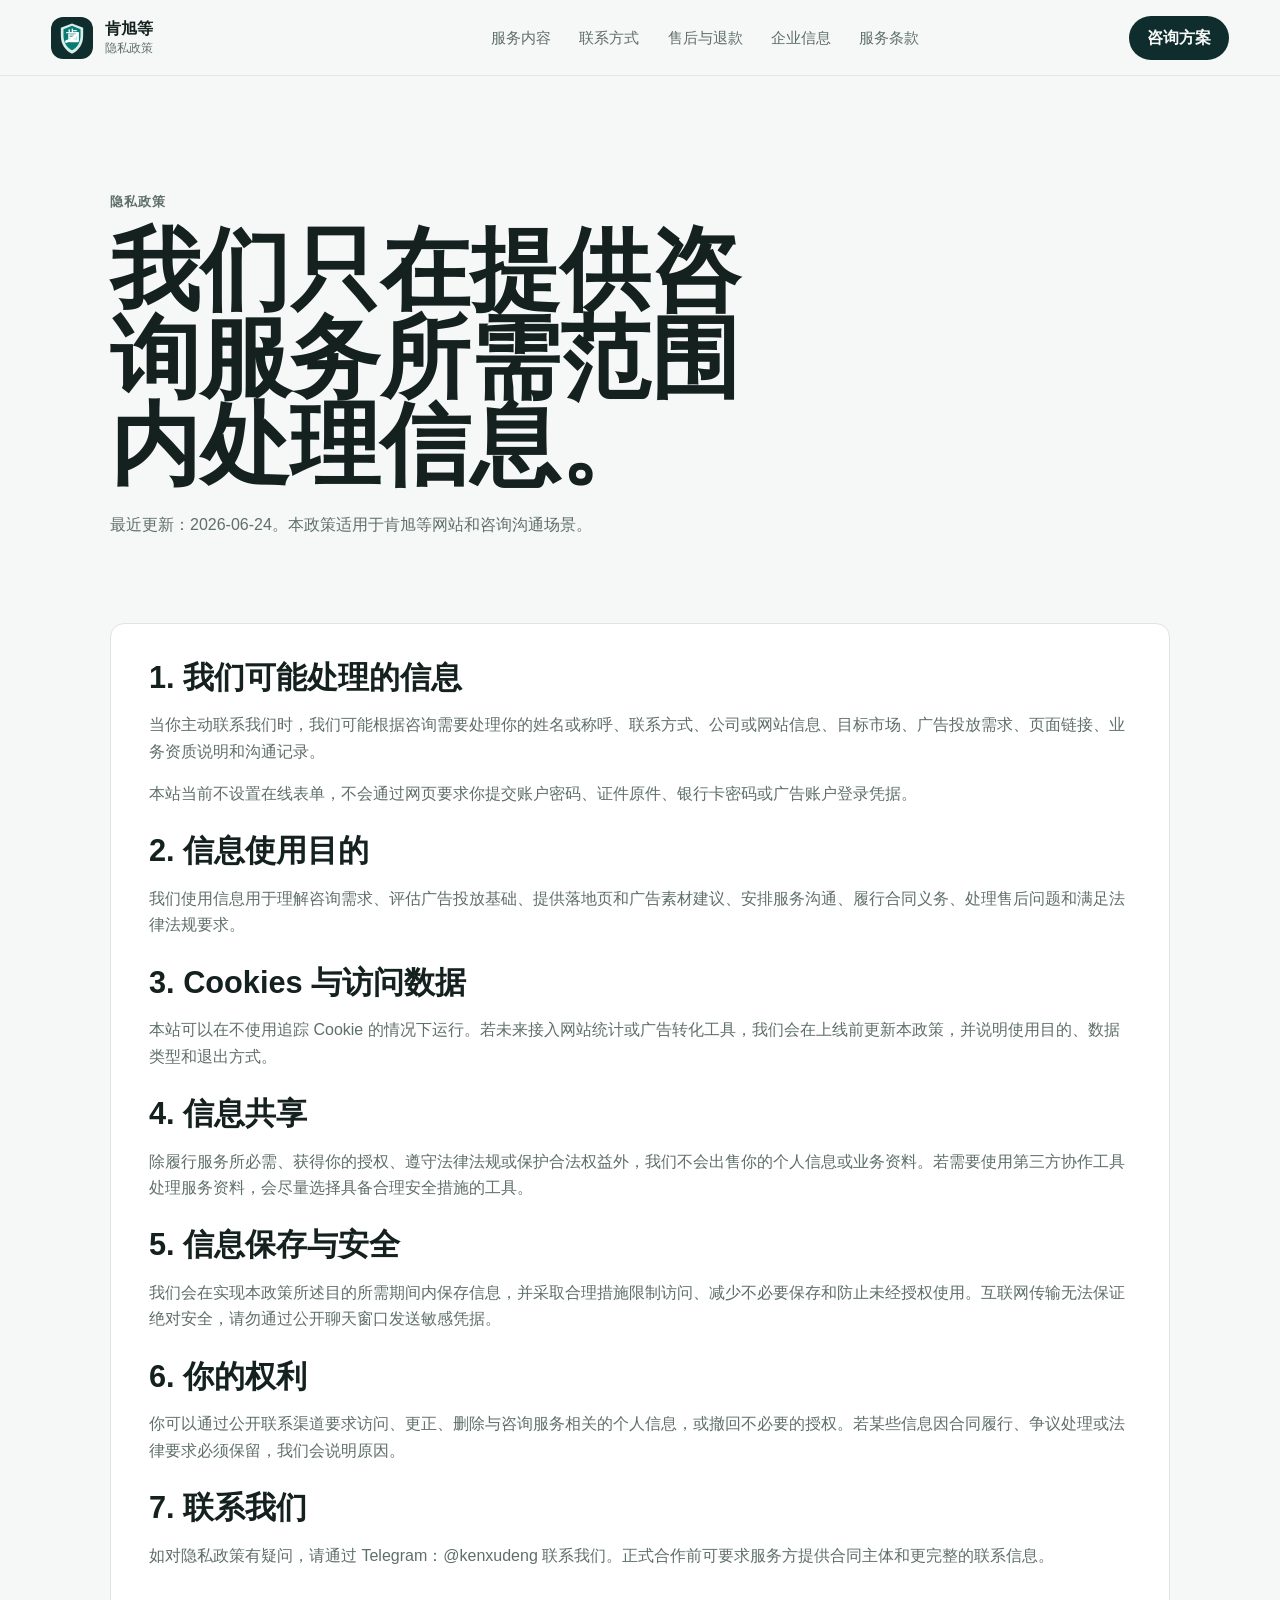
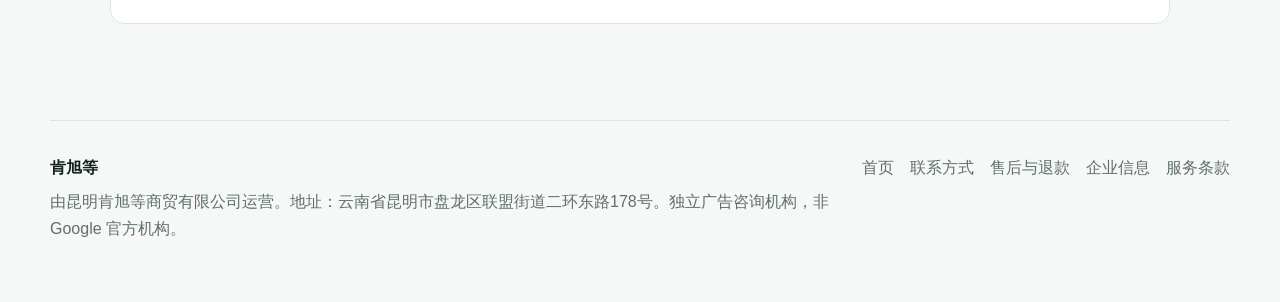
<file: privacy.html>
<!doctype html>
<html lang="zh-CN">
<head>
  <meta charset="utf-8">
  <meta name="viewport" content="width=device-width, initial-scale=1">
  <title>隐私政策 | 肯旭等</title>
  <meta name="description" content="肯旭等隐私政策，说明咨询沟通、业务评估和网站访问过程中可能涉及的信息类型、使用目的和用户权利。">
  <meta name="robots" content="index,follow">
  <meta property="og:title" content="隐私政策 | 肯旭等">
  <meta property="og:description" content="了解咨询沟通、业务评估和网站访问过程中可能涉及的信息处理方式。">
  <meta property="og:type" content="website">
  <meta property="og:url" content="https://qichuangads.one/privacy.html">
  <meta property="og:image" content="https://qichuangads.one/assets/og-image.png">
  <meta name="twitter:card" content="summary_large_image">
  <link rel="canonical" href="https://qichuangads.one/privacy.html">
  <link rel="icon" href="assets/favicon.ico" sizes="any">
  <link rel="icon" href="assets/favicon.svg" type="image/svg+xml">
  <link rel="apple-touch-icon" href="assets/apple-touch-icon.png">
  <link rel="manifest" href="site.webmanifest">
  <link rel="stylesheet" href="styles.css">
</head>
<body>
  <a class="skip-link" href="#main">跳到主要内容</a>
  <header class="site-header">
    <a class="brand" href="index.html" aria-label="肯旭等首页">
      <img class="brand-logo" src="assets/logo-mark.svg" width="42" height="42" alt="">
      <span><strong>肯旭等</strong><small>隐私政策</small></span>
    </a>
    <nav class="main-nav" aria-label="主导航">
      <a href="index.html#services">服务内容</a>
      <a href="contact.html">联系方式</a>
      <a href="refund.html">售后与退款</a>
      <a href="company.html">企业信息</a>
      <a href="terms.html">服务条款</a>
    </nav>
    <a class="nav-cta" href="https://t.me/kenxudeng" target="_blank" rel="noopener">咨询方案</a>
  </header>

  <main id="main" class="page-main">
    <section class="page-hero reveal">
      <p class="eyebrow">隐私政策</p>
      <h1>我们只在提供咨询服务所需范围内处理信息。</h1>
      <p>最近更新：2026-06-24。本政策适用于肯旭等网站和咨询沟通场景。</p>
    </section>

    <section class="legal-layout legal-single">
      <article class="legal-card reveal">
        <h2>1. 我们可能处理的信息</h2>
        <p>当你主动联系我们时，我们可能根据咨询需要处理你的姓名或称呼、联系方式、公司或网站信息、目标市场、广告投放需求、页面链接、业务资质说明和沟通记录。</p>
        <p>本站当前不设置在线表单，不会通过网页要求你提交账户密码、证件原件、银行卡密码或广告账户登录凭据。</p>

        <h2>2. 信息使用目的</h2>
        <p>我们使用信息用于理解咨询需求、评估广告投放基础、提供落地页和广告素材建议、安排服务沟通、履行合同义务、处理售后问题和满足法律法规要求。</p>

        <h2>3. Cookies 与访问数据</h2>
        <p>本站可以在不使用追踪 Cookie 的情况下运行。若未来接入网站统计或广告转化工具，我们会在上线前更新本政策，并说明使用目的、数据类型和退出方式。</p>

        <h2>4. 信息共享</h2>
        <p>除履行服务所必需、获得你的授权、遵守法律法规或保护合法权益外，我们不会出售你的个人信息或业务资料。若需要使用第三方协作工具处理服务资料，会尽量选择具备合理安全措施的工具。</p>

        <h2>5. 信息保存与安全</h2>
        <p>我们会在实现本政策所述目的所需期间内保存信息，并采取合理措施限制访问、减少不必要保存和防止未经授权使用。互联网传输无法保证绝对安全，请勿通过公开聊天窗口发送敏感凭据。</p>

        <h2>6. 你的权利</h2>
        <p>你可以通过公开联系渠道要求访问、更正、删除与咨询服务相关的个人信息，或撤回不必要的授权。若某些信息因合同履行、争议处理或法律要求必须保留，我们会说明原因。</p>

        <h2>7. 联系我们</h2>
        <p>如对隐私政策有疑问，请通过 Telegram：<a href="https://t.me/kenxudeng" target="_blank" rel="noopener">@kenxudeng</a> 联系我们。正式合作前可要求服务方提供合同主体和更完整的联系信息。</p>
      </article>
    </section>
  </main>

  <footer class="site-footer">
    <div class="footer-brand">
      <strong>肯旭等</strong>
      <p>由昆明肯旭等商贸有限公司运营。地址：云南省昆明市盘龙区联盟街道二环东路178号。独立广告咨询机构，非 Google 官方机构。</p>
    </div>
    <nav aria-label="页脚导航">
      <a href="index.html">首页</a>
      <a href="contact.html">联系方式</a>
      <a href="refund.html">售后与退款</a>
      <a href="company.html">企业信息</a>
      <a href="terms.html">服务条款</a>
    </nav>
  </footer>
  <script src="script.js"></script>
</body>
</html>
</file>
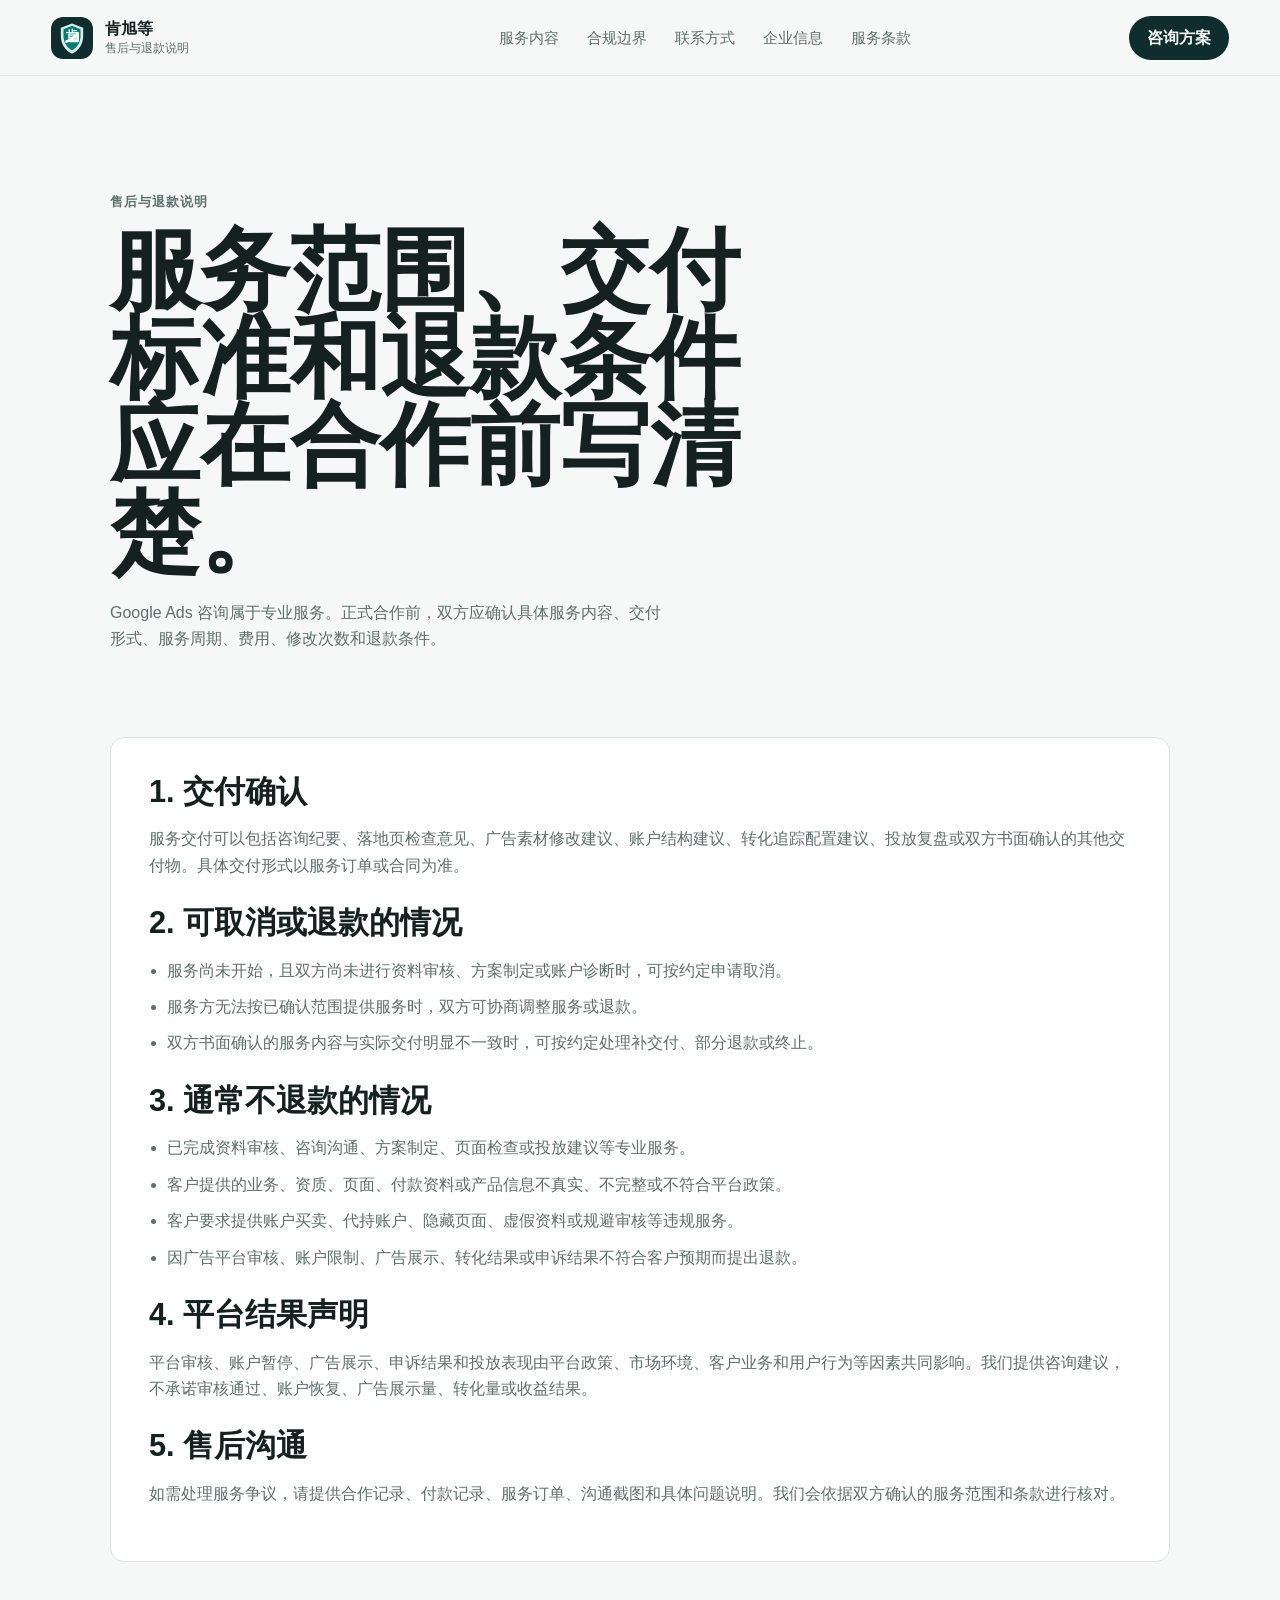
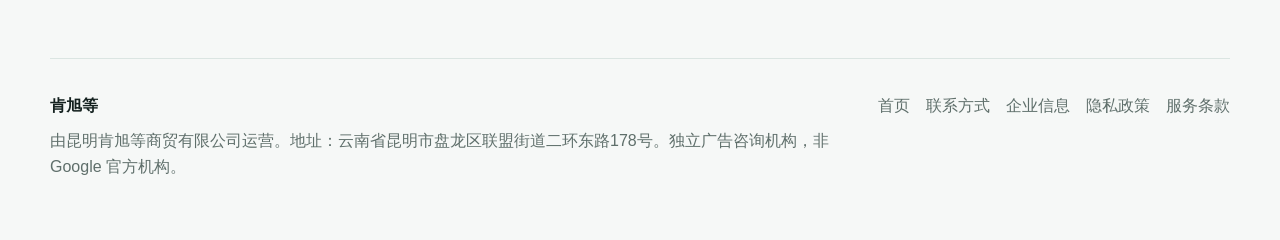
<file: refund.html>
<!doctype html>
<html lang="zh-CN">
<head>
  <meta charset="utf-8">
  <meta name="viewport" content="width=device-width, initial-scale=1">
  <title>售后与退款说明 | 肯旭等</title>
  <meta name="description" content="肯旭等售后与退款说明，明确 Google Ads 咨询服务的交付确认、取消条件、退款边界和不承诺平台审核结果的声明。">
  <meta name="robots" content="index,follow">
  <meta property="og:title" content="售后与退款说明 | 肯旭等">
  <meta property="og:description" content="正式合作前确认服务范围、费用、周期、交付标准和退款条件。">
  <meta property="og:type" content="website">
  <meta property="og:url" content="https://qichuangads.one/refund.html">
  <meta property="og:image" content="https://qichuangads.one/assets/og-image.png">
  <meta name="twitter:card" content="summary_large_image">
  <link rel="canonical" href="https://qichuangads.one/refund.html">
  <link rel="icon" href="assets/favicon.ico" sizes="any">
  <link rel="icon" href="assets/favicon.svg" type="image/svg+xml">
  <link rel="apple-touch-icon" href="assets/apple-touch-icon.png">
  <link rel="manifest" href="site.webmanifest">
  <link rel="stylesheet" href="styles.css">
  <!-- Google tag (gtag.js) -->
<script async src="https://www.googletagmanager.com/gtag/js?id=AW-18314589033"></script>
<script>
  window.dataLayer = window.dataLayer || [];
  function gtag(){dataLayer.push(arguments);}
  gtag('js', new Date());

  gtag('config', 'AW-18314589033');
</script>
</head>
<body>
  <a class="skip-link" href="#main">跳到主要内容</a>
  <header class="site-header">
    <a class="brand" href="index.html" aria-label="肯旭等首页">
      <img class="brand-logo" src="assets/logo-mark.svg" width="42" height="42" alt="">
      <span><strong>肯旭等</strong><small>售后与退款说明</small></span>
    </a>
    <nav class="main-nav" aria-label="主导航">
      <a href="index.html#services">服务内容</a>
      <a href="index.html#compliance">合规边界</a>
      <a href="contact.html">联系方式</a>
      <a href="company.html">企业信息</a>
      <a href="terms.html">服务条款</a>
    </nav>
    <a class="nav-cta" href="https://t.me/kenxudeng" target="_blank" rel="noopener">咨询方案</a>
  </header>

  <main id="main" class="page-main">
    <section class="page-hero reveal">
      <p class="eyebrow">售后与退款说明</p>
      <h1>服务范围、交付标准和退款条件应在合作前写清楚。</h1>
      <p>Google Ads 咨询属于专业服务。正式合作前，双方应确认具体服务内容、交付形式、服务周期、费用、修改次数和退款条件。</p>
    </section>

    <section class="legal-layout legal-single">
      <article class="legal-card reveal">
        <h2>1. 交付确认</h2>
        <p>服务交付可以包括咨询纪要、落地页检查意见、广告素材修改建议、账户结构建议、转化追踪配置建议、投放复盘或双方书面确认的其他交付物。具体交付形式以服务订单或合同为准。</p>

        <h2>2. 可取消或退款的情况</h2>
        <ul class="plain-list">
          <li>服务尚未开始，且双方尚未进行资料审核、方案制定或账户诊断时，可按约定申请取消。</li>
          <li>服务方无法按已确认范围提供服务时，双方可协商调整服务或退款。</li>
          <li>双方书面确认的服务内容与实际交付明显不一致时，可按约定处理补交付、部分退款或终止。</li>
        </ul>

        <h2>3. 通常不退款的情况</h2>
        <ul class="plain-list">
          <li>已完成资料审核、咨询沟通、方案制定、页面检查或投放建议等专业服务。</li>
          <li>客户提供的业务、资质、页面、付款资料或产品信息不真实、不完整或不符合平台政策。</li>
          <li>客户要求提供账户买卖、代持账户、隐藏页面、虚假资料或规避审核等违规服务。</li>
          <li>因广告平台审核、账户限制、广告展示、转化结果或申诉结果不符合客户预期而提出退款。</li>
        </ul>

        <h2>4. 平台结果声明</h2>
        <p>平台审核、账户暂停、广告展示、申诉结果和投放表现由平台政策、市场环境、客户业务和用户行为等因素共同影响。我们提供咨询建议，不承诺审核通过、账户恢复、广告展示量、转化量或收益结果。</p>

        <h2>5. 售后沟通</h2>
        <p>如需处理服务争议，请提供合作记录、付款记录、服务订单、沟通截图和具体问题说明。我们会依据双方确认的服务范围和条款进行核对。</p>
      </article>
    </section>
  </main>

  <footer class="site-footer">
    <div class="footer-brand">
      <strong>肯旭等</strong>
      <p>由昆明肯旭等商贸有限公司运营。地址：云南省昆明市盘龙区联盟街道二环东路178号。独立广告咨询机构，非 Google 官方机构。</p>
    </div>
    <nav aria-label="页脚导航">
      <a href="index.html">首页</a>
      <a href="contact.html">联系方式</a>
      <a href="company.html">企业信息</a>
      <a href="privacy.html">隐私政策</a>
      <a href="terms.html">服务条款</a>
    </nav>
  </footer>
  <script src="script.js"></script>
</body>
</html>
</file>
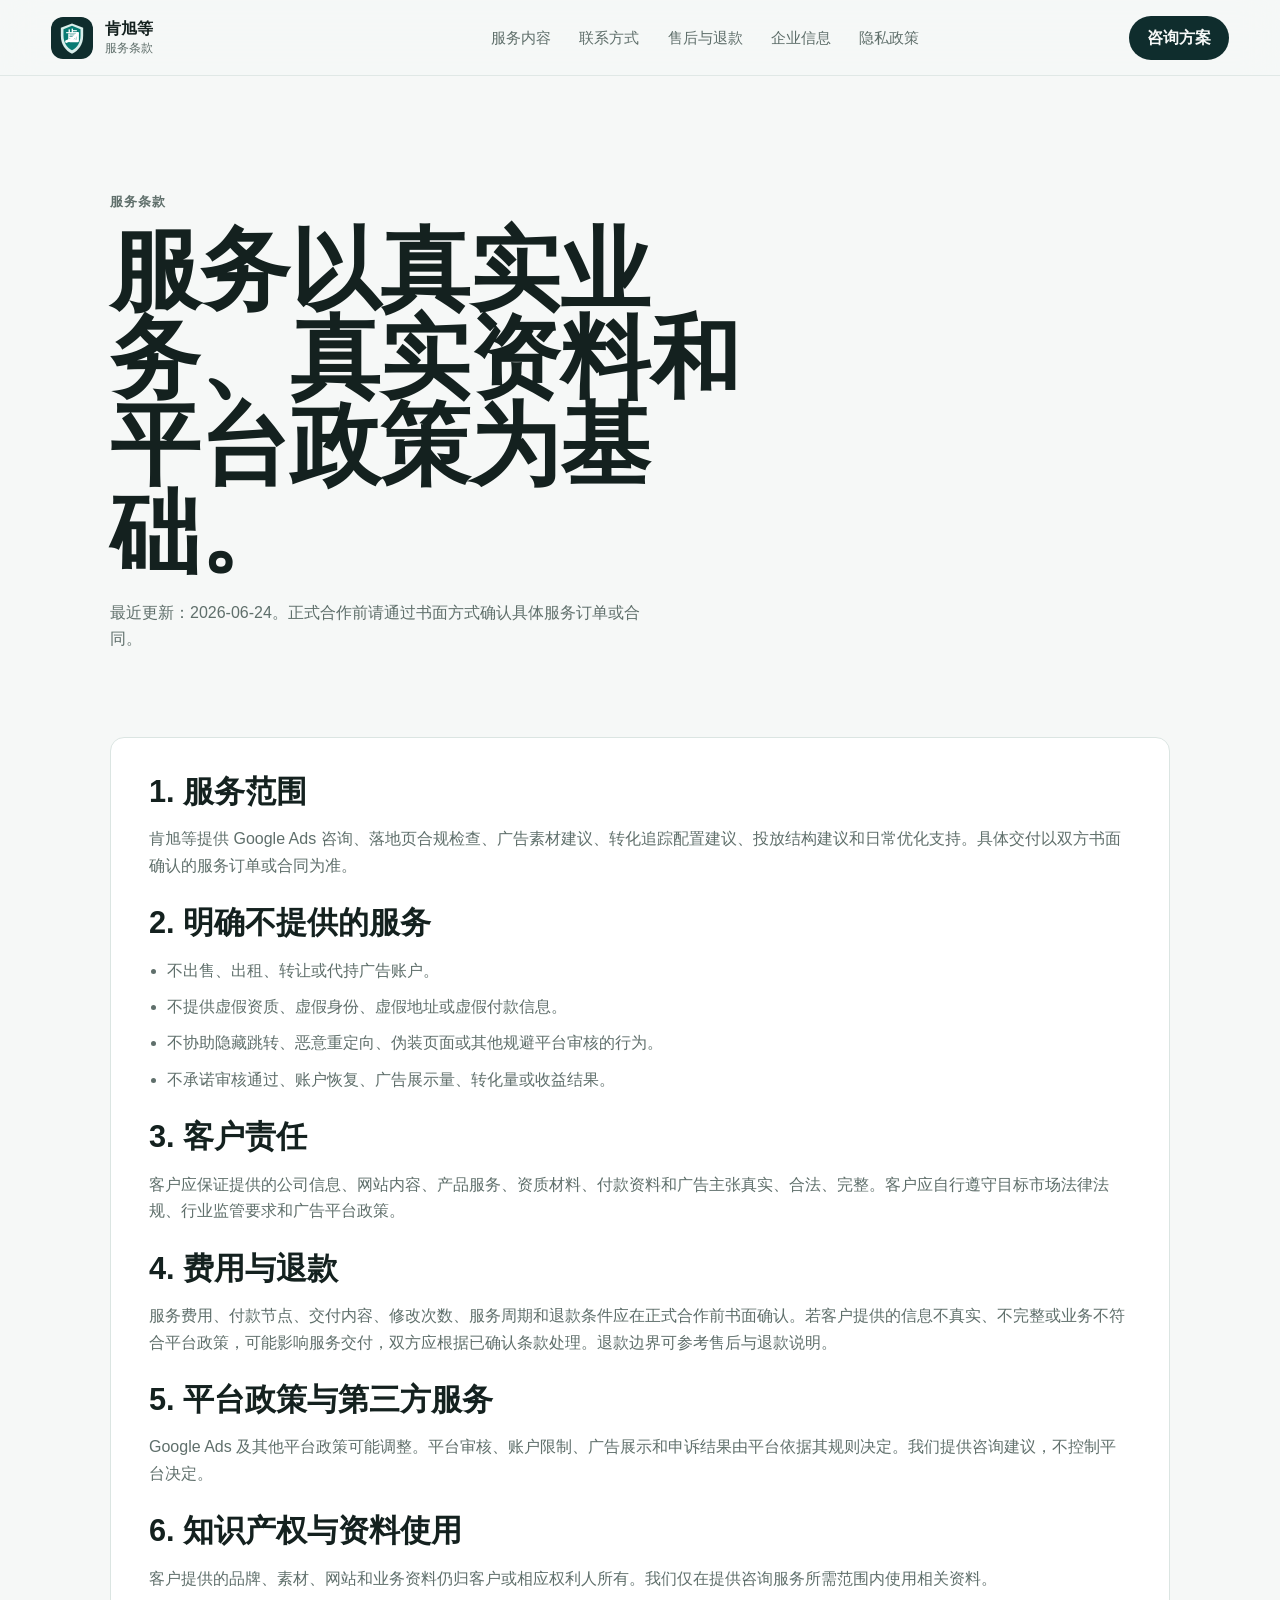
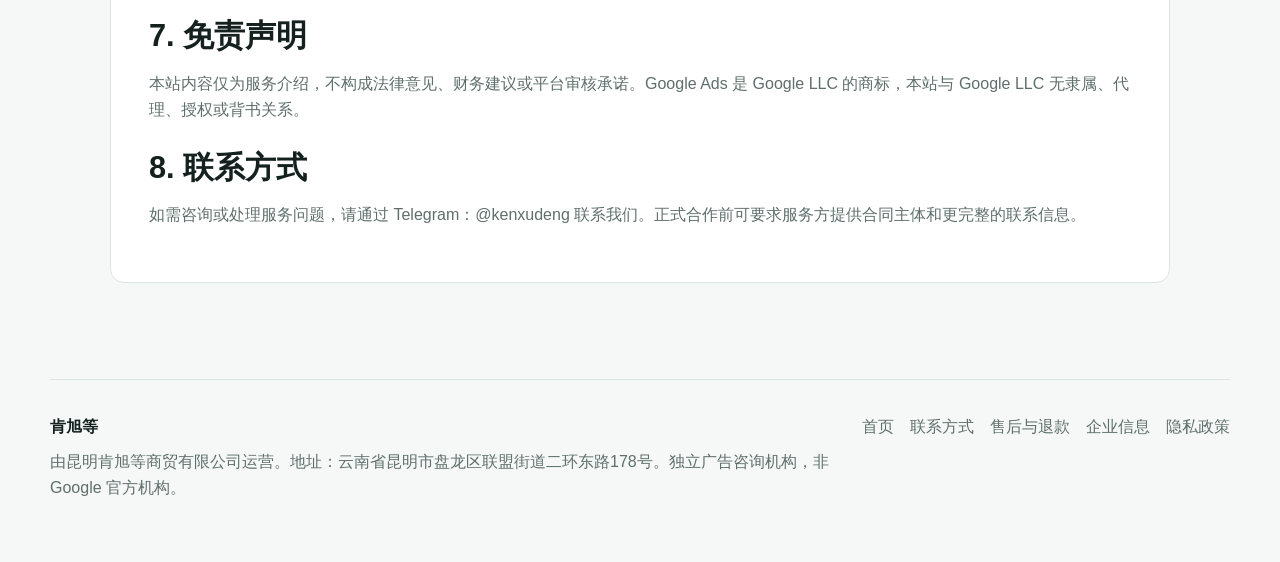
<file: terms.html>
<!doctype html>
<html lang="zh-CN">
<head>
  <meta charset="utf-8">
  <meta name="viewport" content="width=device-width, initial-scale=1">
  <title>服务条款 | 肯旭等</title>
  <meta name="description" content="肯旭等条款，说明 Google Ads 咨询服务范围、客户责任、合规要求、费用确认、退款条件和免责声明。">
  <meta name="robots" content="index,follow">
  <meta property="og:title" content="服务条款 | 肯旭等">
  <meta property="og:description" content="了解 Google Ads 咨询服务范围、客户责任、合规要求、费用确认和免责声明。">
  <meta property="og:type" content="website">
  <meta property="og:url" content="https://qichuangads.one/terms.html">
  <meta property="og:image" content="https://qichuangads.one/assets/og-image.png">
  <meta name="twitter:card" content="summary_large_image">
  <link rel="canonical" href="https://qichuangads.one/terms.html">
  <link rel="icon" href="assets/favicon.ico" sizes="any">
  <link rel="icon" href="assets/favicon.svg" type="image/svg+xml">
  <link rel="apple-touch-icon" href="assets/apple-touch-icon.png">
  <link rel="manifest" href="site.webmanifest">
  <link rel="stylesheet" href="styles.css">
  <!-- Google tag (gtag.js) -->
<script async src="https://www.googletagmanager.com/gtag/js?id=AW-18314589033"></script>
<script>
  window.dataLayer = window.dataLayer || [];
  function gtag(){dataLayer.push(arguments);}
  gtag('js', new Date());

  gtag('config', 'AW-18314589033');
</script>
</head>
<body>
  <a class="skip-link" href="#main">跳到主要内容</a>
  <header class="site-header">
    <a class="brand" href="index.html" aria-label="肯旭等首页">
      <img class="brand-logo" src="assets/logo-mark.svg" width="42" height="42" alt="">
      <span><strong>肯旭等</strong><small>服务条款</small></span>
    </a>
    <nav class="main-nav" aria-label="主导航">
      <a href="index.html#services">服务内容</a>
      <a href="contact.html">联系方式</a>
      <a href="refund.html">售后与退款</a>
      <a href="company.html">企业信息</a>
      <a href="privacy.html">隐私政策</a>
    </nav>
    <a class="nav-cta" href="https://t.me/kenxudeng" target="_blank" rel="noopener">咨询方案</a>
  </header>

  <main id="main" class="page-main">
    <section class="page-hero reveal">
      <p class="eyebrow">服务条款</p>
      <h1>服务以真实业务、真实资料和平台政策为基础。</h1>
      <p>最近更新：2026-06-24。正式合作前请通过书面方式确认具体服务订单或合同。</p>
    </section>

    <section class="legal-layout legal-single">
      <article class="legal-card reveal">
        <h2>1. 服务范围</h2>
        <p>肯旭等提供 Google Ads 咨询、落地页合规检查、广告素材建议、转化追踪配置建议、投放结构建议和日常优化支持。具体交付以双方书面确认的服务订单或合同为准。</p>

        <h2>2. 明确不提供的服务</h2>
        <ul class="plain-list">
          <li>不出售、出租、转让或代持广告账户。</li>
          <li>不提供虚假资质、虚假身份、虚假地址或虚假付款信息。</li>
          <li>不协助隐藏跳转、恶意重定向、伪装页面或其他规避平台审核的行为。</li>
          <li>不承诺审核通过、账户恢复、广告展示量、转化量或收益结果。</li>
        </ul>

        <h2>3. 客户责任</h2>
        <p>客户应保证提供的公司信息、网站内容、产品服务、资质材料、付款资料和广告主张真实、合法、完整。客户应自行遵守目标市场法律法规、行业监管要求和广告平台政策。</p>

        <h2>4. 费用与退款</h2>
        <p>服务费用、付款节点、交付内容、修改次数、服务周期和退款条件应在正式合作前书面确认。若客户提供的信息不真实、不完整或业务不符合平台政策，可能影响服务交付，双方应根据已确认条款处理。退款边界可参考<a href="refund.html">售后与退款说明</a>。</p>

        <h2>5. 平台政策与第三方服务</h2>
        <p>Google Ads 及其他平台政策可能调整。平台审核、账户限制、广告展示和申诉结果由平台依据其规则决定。我们提供咨询建议，不控制平台决定。</p>

        <h2>6. 知识产权与资料使用</h2>
        <p>客户提供的品牌、素材、网站和业务资料仍归客户或相应权利人所有。我们仅在提供咨询服务所需范围内使用相关资料。</p>

        <h2>7. 免责声明</h2>
        <p>本站内容仅为服务介绍，不构成法律意见、财务建议或平台审核承诺。Google Ads 是 Google LLC 的商标，本站与 Google LLC 无隶属、代理、授权或背书关系。</p>

        <h2>8. 联系方式</h2>
        <p>如需咨询或处理服务问题，请通过 Telegram：<a href="https://t.me/kenxudeng" target="_blank" rel="noopener">@kenxudeng</a> 联系我们。正式合作前可要求服务方提供合同主体和更完整的联系信息。</p>
      </article>
    </section>
  </main>

  <footer class="site-footer">
    <div class="footer-brand">
      <strong>肯旭等</strong>
      <p>由昆明肯旭等商贸有限公司运营。地址：云南省昆明市盘龙区联盟街道二环东路178号。独立广告咨询机构，非 Google 官方机构。</p>
    </div>
    <nav aria-label="页脚导航">
      <a href="index.html">首页</a>
      <a href="contact.html">联系方式</a>
      <a href="refund.html">售后与退款</a>
      <a href="company.html">企业信息</a>
      <a href="privacy.html">隐私政策</a>
    </nav>
  </footer>
  <script src="script.js"></script>
</body>
</html>
</file>
<file: styles.css>
:root {
  color-scheme: light dark;
  --bg: #f6f8f7;
  --surface: #ffffff;
  --surface-soft: #eef4f2;
  --surface-strong: #0f2d2d;
  --text: #14211f;
  --muted: #5f6f6b;
  --line: #dbe5e2;
  --accent: #087b73;
  --accent-strong: #055b56;
  --accent-soft: #d9eeeb;
  --danger-soft: #f5e9df;
  --radius: 14px;
  --shadow: 0 22px 70px rgba(18, 51, 47, 0.12);
  font-family: "Segoe UI", "Noto Sans SC", "Microsoft YaHei", Arial, sans-serif;
}

@media (prefers-color-scheme: dark) {
  :root {
    --bg: #0c1413;
    --surface: #121c1b;
    --surface-soft: #172523;
    --surface-strong: #d7efeb;
    --text: #edf7f5;
    --muted: #a7bbb7;
    --line: #2b3b38;
    --accent: #39b5aa;
    --accent-strong: #72d2c8;
    --accent-soft: #153836;
    --danger-soft: #392a22;
    --shadow: 0 22px 70px rgba(0, 0, 0, 0.35);
  }
}

* {
  box-sizing: border-box;
}

html {
  scroll-behavior: smooth;
}

body {
  margin: 0;
  background: var(--bg);
  color: var(--text);
  font-size: 16px;
  line-height: 1.65;
}

img {
  display: block;
  max-width: 100%;
}

a {
  color: inherit;
  text-decoration: none;
}

a:focus-visible,
button:focus-visible,
summary:focus-visible {
  outline: 3px solid var(--accent);
  outline-offset: 4px;
}

.skip-link {
  position: absolute;
  left: 18px;
  top: 12px;
  z-index: 20;
  transform: translateY(-160%);
  border-radius: 999px;
  background: var(--surface-strong);
  color: var(--bg);
  padding: 8px 14px;
}

.skip-link:focus {
  transform: translateY(0);
}

.site-header {
  position: sticky;
  top: 0;
  z-index: 10;
  min-height: 76px;
  display: grid;
  grid-template-columns: minmax(230px, auto) 1fr auto;
  gap: 22px;
  align-items: center;
  padding: 14px clamp(18px, 4vw, 56px);
  border-bottom: 1px solid color-mix(in srgb, var(--line) 82%, transparent);
  background: color-mix(in srgb, var(--bg) 90%, transparent);
  backdrop-filter: blur(18px);
}

.brand {
  display: inline-flex;
  align-items: center;
  gap: 12px;
  min-width: 0;
}

.brand-logo,
.brand-mark {
  width: 42px;
  height: 42px;
  flex: 0 0 42px;
}

.brand-logo {
  border-radius: 12px;
}

.brand-mark {
  display: inline-grid;
  place-items: center;
  border-radius: 12px;
  background: var(--surface-strong);
  color: var(--bg);
  font-weight: 800;
}

.brand strong,
.brand small {
  display: block;
}

.brand strong {
  font-size: 1rem;
  line-height: 1.2;
}

.brand small {
  color: var(--muted);
  font-size: 0.76rem;
  line-height: 1.2;
  margin-top: 3px;
}

.main-nav {
  display: flex;
  justify-content: center;
  gap: clamp(14px, 2.2vw, 30px);
  color: var(--muted);
  font-size: 0.95rem;
  white-space: nowrap;
}

.main-nav a:hover {
  color: var(--text);
}

.nav-cta,
.button {
  display: inline-flex;
  align-items: center;
  justify-content: center;
  min-height: 44px;
  border-radius: 999px;
  font-weight: 700;
  line-height: 1;
  white-space: nowrap;
  transition: transform 180ms ease, background 180ms ease, border-color 180ms ease;
}

.nav-cta {
  background: var(--surface-strong);
  color: var(--bg);
  padding: 0 18px;
}

.button {
  padding: 0 22px;
  border: 1px solid transparent;
}

.nav-cta:active,
.button:active {
  transform: translateY(1px);
}

.button-primary {
  background: var(--accent);
  color: #ffffff;
}

.button-primary:hover {
  background: var(--accent-strong);
}

.button-secondary {
  border-color: var(--line);
  background: var(--surface);
  color: var(--text);
}

.button-secondary:hover {
  border-color: var(--accent);
}

.button-light {
  background: #ffffff;
  color: #0d302d;
}

.button-ghost {
  border-color: rgba(255, 255, 255, 0.52);
  color: #ffffff;
}

.hero {
  width: min(100%, 1440px);
  min-height: calc(100dvh - 76px);
  margin: 0 auto;
  padding: clamp(40px, 7vw, 88px) clamp(18px, 4vw, 56px) 54px;
  display: grid;
  grid-template-columns: minmax(0, 0.92fr) minmax(360px, 1.08fr);
  gap: clamp(30px, 5vw, 70px);
  align-items: center;
}

.hero-copy {
  max-width: 650px;
}

.eyebrow {
  margin: 0 0 14px;
  color: var(--accent-strong);
  font-size: 0.82rem;
  font-weight: 800;
  letter-spacing: 0.08em;
}

h1,
h2,
h3,
p {
  margin-top: 0;
}

h1 {
  max-width: 11ch;
  margin-bottom: 22px;
  font-size: clamp(3rem, 7vw, 5.9rem);
  line-height: 0.98;
  letter-spacing: 0;
}

h2 {
  margin-bottom: 18px;
  font-size: clamp(2rem, 4.2vw, 3.7rem);
  line-height: 1.06;
  letter-spacing: 0;
}

h3 {
  margin-bottom: 10px;
  font-size: 1.1rem;
  line-height: 1.25;
}

.lead {
  max-width: 48ch;
  color: var(--muted);
  font-size: clamp(1.05rem, 2vw, 1.22rem);
}

.action-row {
  display: flex;
  flex-wrap: wrap;
  gap: 12px;
  margin: 28px 0 20px;
}

.notice {
  max-width: 56ch;
  margin: 0;
  color: var(--muted);
  font-size: 0.94rem;
}

.hero-visual {
  margin: 0;
  border-radius: var(--radius);
  overflow: hidden;
  background: var(--surface-soft);
  box-shadow: var(--shadow);
}

.hero-visual img {
  width: 100%;
  aspect-ratio: 16 / 10;
  object-fit: cover;
}

.identity-band {
  width: min(calc(100% - 36px), 1180px);
  margin: 0 auto;
  display: grid;
  grid-template-columns: auto 1fr auto;
  gap: 18px;
  align-items: center;
  padding: 18px 22px;
  border: 1px solid var(--line);
  border-radius: var(--radius);
  background: var(--surface);
}

.identity-band span {
  color: var(--muted);
}

.identity-band a,
.text-link {
  color: var(--accent-strong);
  font-weight: 800;
  text-decoration: underline;
  text-decoration-thickness: 2px;
  text-underline-offset: 5px;
}

.section,
.split-section,
.contact-section {
  width: min(calc(100% - 36px), 1180px);
  margin: 0 auto;
  padding: clamp(70px, 9vw, 118px) 0;
}

.intro {
  display: grid;
  grid-template-columns: minmax(0, 0.82fr) minmax(340px, 1.18fr);
  gap: clamp(28px, 6vw, 76px);
  align-items: start;
}

.intro-text p,
.section-heading p,
.assurance-copy p,
.policy-panel p,
.contact-card p,
.page-hero p {
  max-width: 62ch;
  color: var(--muted);
}

.principle-grid {
  display: grid;
  gap: 14px;
}

.principle,
.service-card,
.assurance-card,
.legal-card {
  border: 1px solid var(--line);
  border-radius: var(--radius);
  background: var(--surface);
}

.principle {
  padding: 24px;
}

.principle p,
.service-card p,
.assurance-card span,
.legal-card p,
.plain-list {
  color: var(--muted);
}

.section-heading {
  max-width: 760px;
  margin-bottom: 34px;
}

.ad-types {
  padding-top: 28px;
}

.ad-type-grid {
  display: grid;
  grid-template-columns: repeat(4, minmax(0, 1fr));
  gap: 14px;
}

.ad-type-card {
  min-height: 250px;
  border: 1px solid var(--line);
  border-radius: var(--radius);
  background: var(--surface);
  padding: 24px;
}

.ad-type-label {
  display: inline-flex;
  margin-bottom: 34px;
  border-radius: 999px;
  background: var(--accent-soft);
  color: var(--accent-strong);
  padding: 5px 12px;
  font-size: 0.82rem;
  font-weight: 800;
}

.ad-type-card p,
.ad-type-note {
  color: var(--muted);
}

.ad-type-note {
  max-width: 70ch;
  margin: 18px 0 0;
  font-size: 0.94rem;
}

.service-grid {
  display: grid;
  grid-template-columns: repeat(3, minmax(0, 1fr));
  gap: 16px;
}

.service-card {
  min-height: 260px;
  padding: 26px;
}

.service-accent {
  background: var(--accent-soft);
}

.service-muted {
  background: var(--surface-soft);
}

.service-index {
  display: inline-flex;
  margin-bottom: 42px;
  border-radius: 999px;
  background: var(--surface);
  color: var(--accent-strong);
  padding: 5px 12px;
  font-size: 0.82rem;
  font-weight: 800;
}

.split-section {
  display: grid;
  grid-template-columns: minmax(0, 0.9fr) minmax(360px, 1.1fr);
  gap: 18px;
  align-items: stretch;
}

.policy-panel {
  border-radius: var(--radius);
  background: var(--surface-strong);
  color: var(--bg);
  padding: clamp(28px, 5vw, 48px);
}

.policy-panel .eyebrow,
.policy-panel p {
  color: color-mix(in srgb, var(--bg) 76%, transparent);
}

.policy-links {
  display: flex;
  flex-wrap: wrap;
  gap: 10px;
  margin-top: 26px;
}

.policy-links a {
  border: 1px solid color-mix(in srgb, var(--bg) 28%, transparent);
  border-radius: 999px;
  color: var(--bg);
  padding: 8px 12px;
  font-size: 0.9rem;
  font-weight: 800;
}

.boundary-list {
  display: grid;
  grid-template-columns: repeat(2, minmax(0, 1fr));
  gap: 14px;
}

.boundary-list article {
  border-radius: var(--radius);
  background: var(--surface);
  border: 1px solid var(--line);
  padding: 24px;
}

.boundary-list p {
  margin-bottom: 0;
  color: var(--muted);
}

.assurance {
  display: grid;
  grid-template-columns: minmax(0, 0.95fr) minmax(360px, 1.05fr);
  gap: clamp(26px, 6vw, 70px);
  align-items: center;
}

.assurance-grid {
  display: grid;
  gap: 14px;
}

.assurance-card {
  display: grid;
  grid-template-columns: 120px 1fr;
  gap: 18px;
  align-items: center;
  padding: 24px;
}

.assurance-card strong {
  color: var(--accent-strong);
}

.faq-list {
  display: grid;
  gap: 12px;
}

details {
  border: 1px solid var(--line);
  border-radius: var(--radius);
  background: var(--surface);
  padding: 0;
}

summary {
  cursor: pointer;
  padding: 22px 24px;
  font-weight: 800;
}

details p {
  margin: 0;
  padding: 0 24px 24px;
  color: var(--muted);
}

.contact-section {
  padding-top: 40px;
}

.contact-page-actions {
  margin-bottom: 0;
}

.contact-card {
  border-radius: var(--radius);
  background: var(--surface-strong);
  color: #ffffff;
  padding: clamp(30px, 6vw, 62px);
}

.contact-card .eyebrow,
.contact-card p,
.contact-card small {
  color: rgba(255, 255, 255, 0.78);
}

.contact-card h2 {
  max-width: 900px;
}

.site-footer {
  width: min(calc(100% - 36px), 1180px);
  margin: 0 auto;
  display: grid;
  grid-template-columns: minmax(280px, 1fr) auto;
  gap: 28px;
  padding: 34px 0 44px;
  border-top: 1px solid var(--line);
  color: var(--muted);
}

.site-footer strong {
  display: block;
  color: var(--text);
  margin-bottom: 8px;
}

.site-footer nav {
  display: flex;
  flex-wrap: wrap;
  gap: 16px;
  justify-content: flex-end;
}

.footer-note {
  grid-column: 1 / -1;
  margin: 0;
  font-size: 0.88rem;
}

.page-main {
  width: min(calc(100% - 36px), 1060px);
  margin: 0 auto;
}

.page-hero {
  padding: clamp(64px, 9vw, 120px) 0 34px;
}

.page-hero h1 {
  max-width: 13ch;
}

.error-hero {
  min-height: 100dvh;
  display: flex;
  flex-direction: column;
  justify-content: center;
}

.error-logo {
  width: 72px;
  height: 72px;
  border-radius: 18px;
  margin-bottom: 24px;
}

.legal-layout {
  display: grid;
  grid-template-columns: repeat(2, minmax(0, 1fr));
  gap: 18px;
  padding: 34px 0 96px;
}

.legal-single {
  grid-template-columns: minmax(0, 1fr);
}

.legal-card {
  padding: clamp(24px, 4vw, 38px);
}

.legal-card h2 {
  margin-top: 28px;
  font-size: clamp(1.35rem, 2.4vw, 2rem);
}

.legal-card h2:first-child {
  margin-top: 0;
}

.info-list {
  display: grid;
  gap: 14px;
  margin: 0;
}

.info-list div {
  display: grid;
  grid-template-columns: 150px 1fr;
  gap: 16px;
  border-bottom: 1px solid var(--line);
  padding-bottom: 14px;
}

.info-list dt {
  color: var(--muted);
}

.info-list dd {
  margin: 0;
}

.small-note {
  margin-top: 22px;
  padding: 14px 16px;
  border-radius: 12px;
  background: var(--danger-soft);
}

.plain-list {
  padding-left: 1.1rem;
}

.plain-list li + li {
  margin-top: 10px;
}

.reveal {
  opacity: 0;
  transform: translateY(18px);
}

.reveal.is-visible {
  opacity: 1;
  transform: translateY(0);
  transition: opacity 650ms ease, transform 650ms ease;
}

.reveal-delay-1.is-visible {
  transition-delay: 90ms;
}

.reveal-delay-2.is-visible {
  transition-delay: 160ms;
}

.reveal-delay-3.is-visible {
  transition-delay: 230ms;
}

@media (prefers-reduced-motion: reduce) {
  html {
    scroll-behavior: auto;
  }

  .reveal,
  .reveal.is-visible {
    opacity: 1;
    transform: none;
    transition: none;
  }
}

@media (max-width: 980px) {
  .site-header {
    grid-template-columns: 1fr auto;
  }

  .main-nav {
    grid-column: 1 / -1;
    justify-content: flex-start;
    overflow-x: auto;
    padding-bottom: 2px;
  }

  .hero,
  .intro,
  .split-section,
  .assurance {
    grid-template-columns: 1fr;
  }

  .hero {
    min-height: auto;
  }

  .hero-copy {
    max-width: none;
  }

  h1 {
    max-width: 12ch;
  }

  .ad-type-grid,
  .service-grid,
  .legal-layout {
    grid-template-columns: repeat(2, minmax(0, 1fr));
  }
}

@media (max-width: 680px) {
  .site-header {
    position: static;
    min-height: auto;
    padding: 14px 18px;
  }

  .brand small {
    display: none;
  }

  .nav-cta {
    padding: 0 14px;
  }

  .hero {
    padding-top: 36px;
  }

  h1 {
    max-width: 11ch;
    font-size: clamp(2.65rem, 14vw, 4.2rem);
  }

  .identity-band,
  .ad-type-grid,
  .service-grid,
  .boundary-list,
  .assurance-card,
  .legal-layout,
  .info-list div {
    grid-template-columns: 1fr;
  }

  .identity-band {
    align-items: start;
  }

  .button,
  .nav-cta {
    min-height: 46px;
  }

  .service-card {
    min-height: auto;
  }

  .service-index {
    margin-bottom: 24px;
  }

  .site-footer {
    grid-template-columns: 1fr;
  }

  .site-footer nav {
    justify-content: flex-start;
  }
}
</file>
